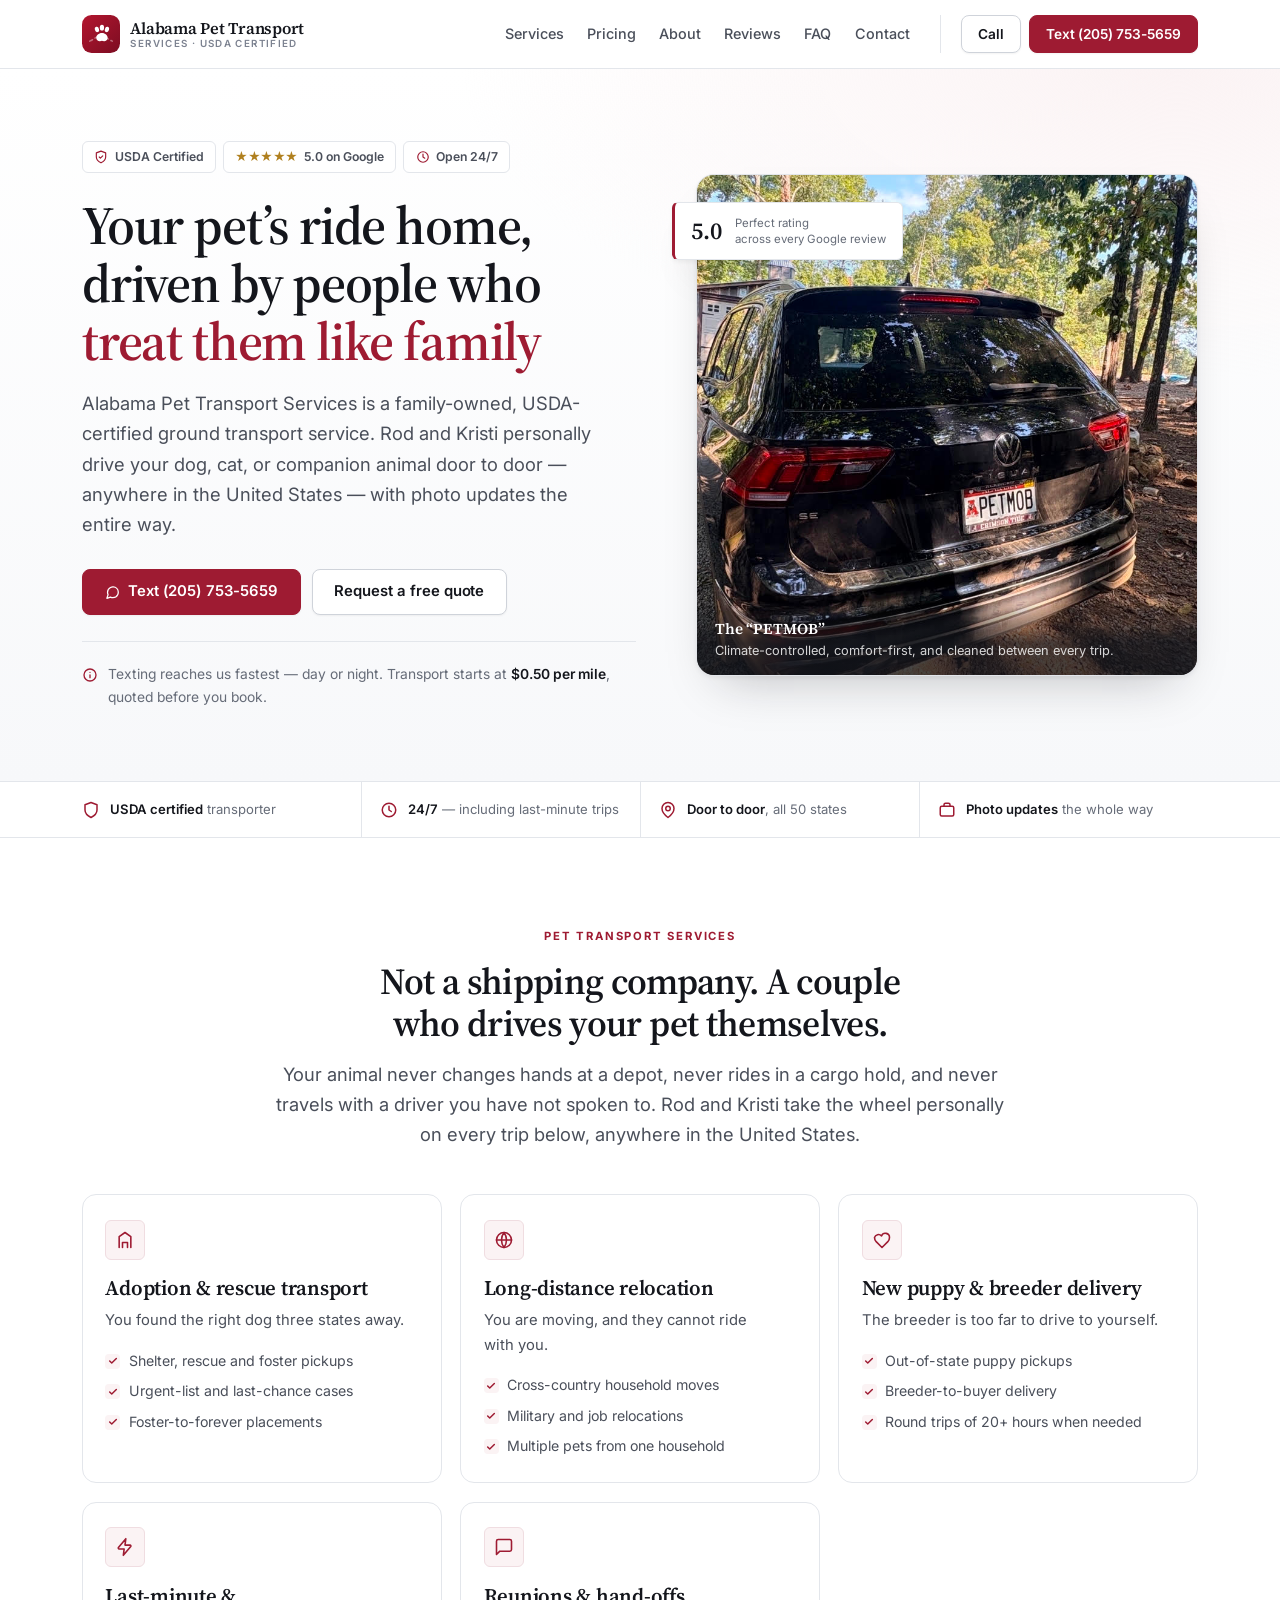
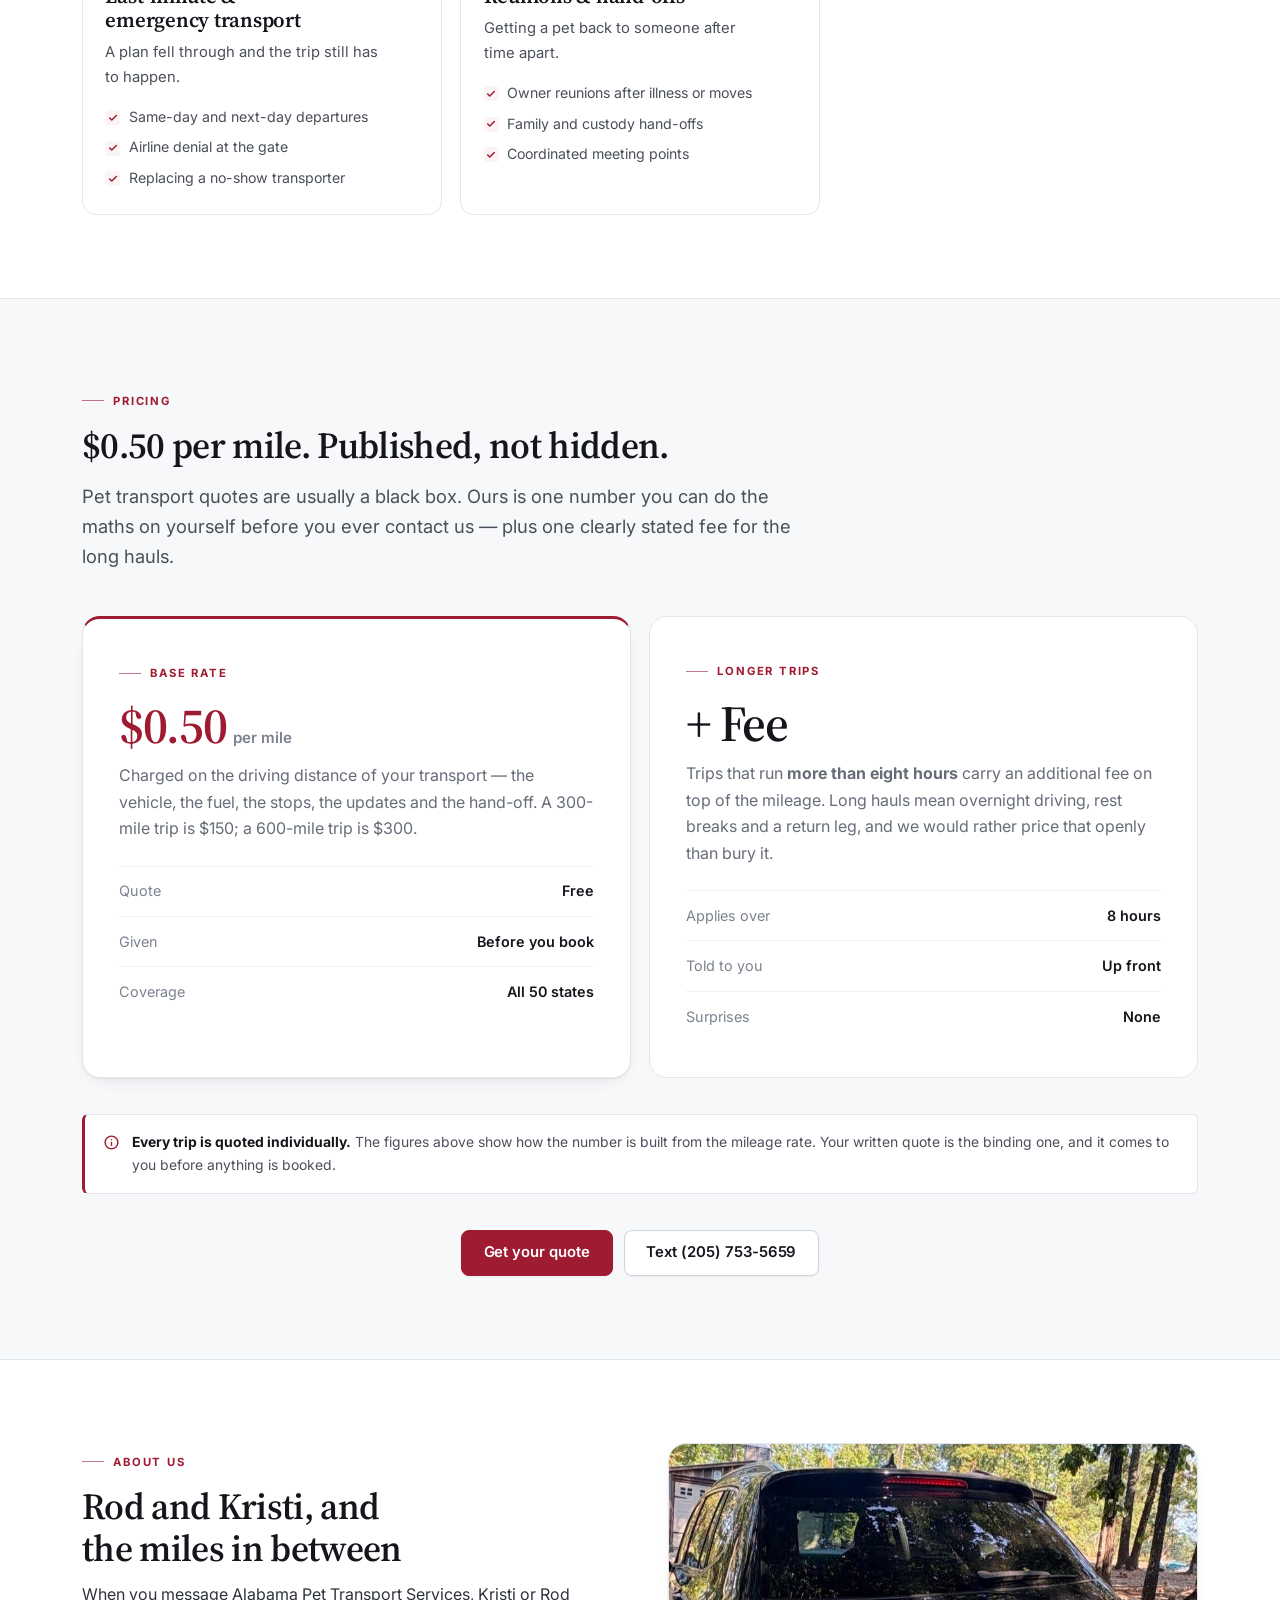
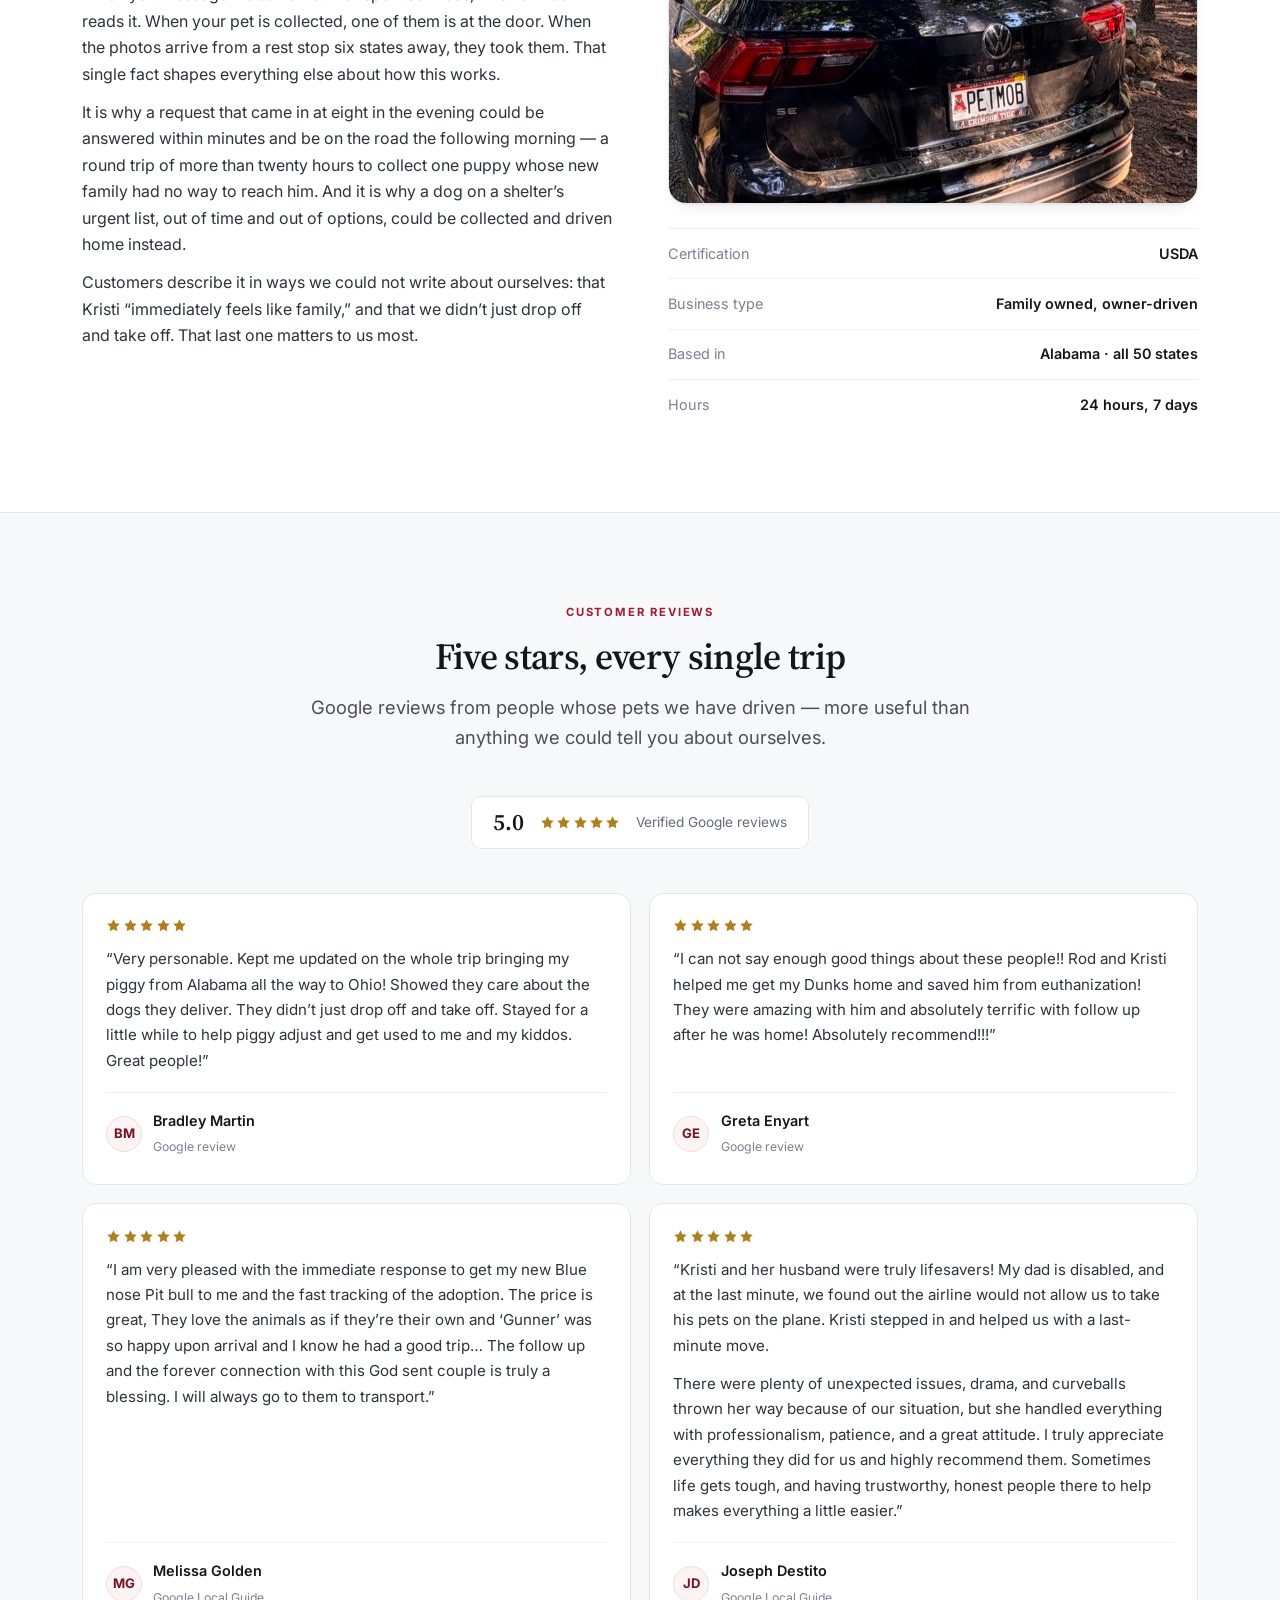
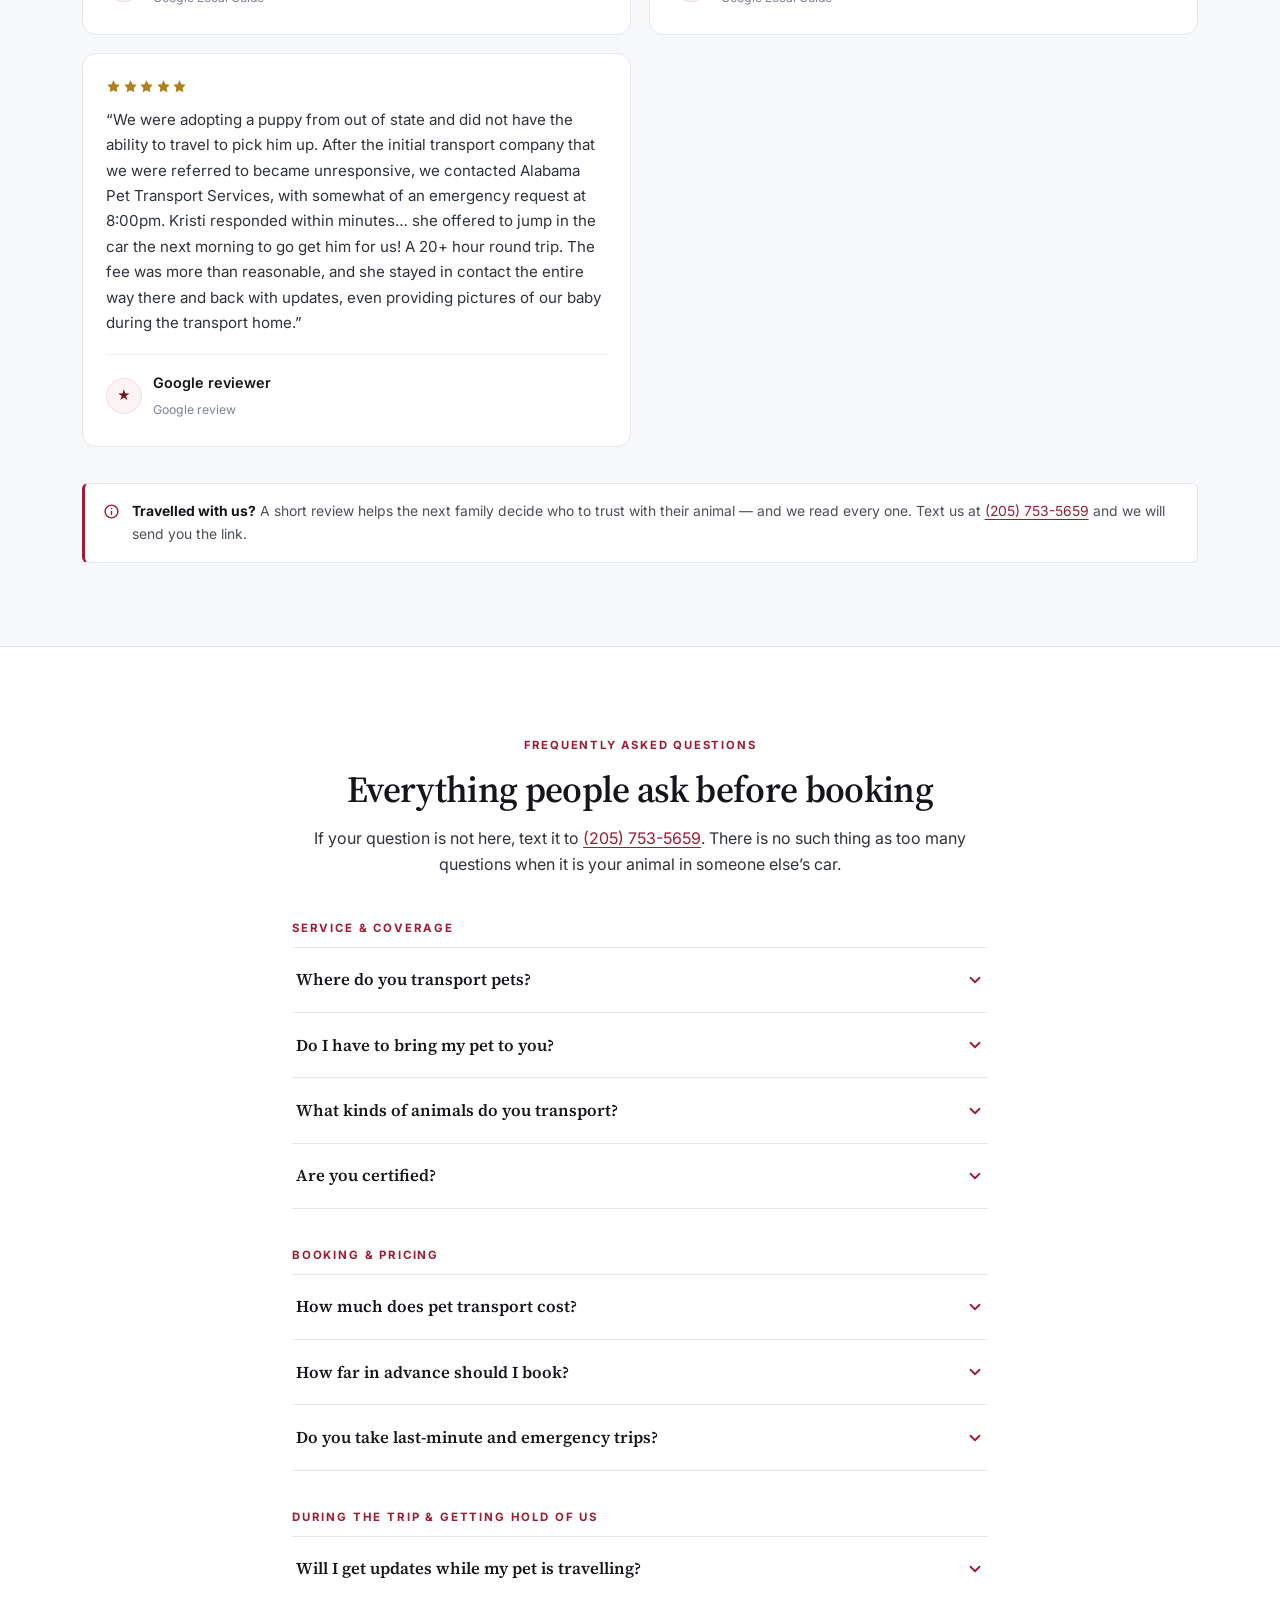
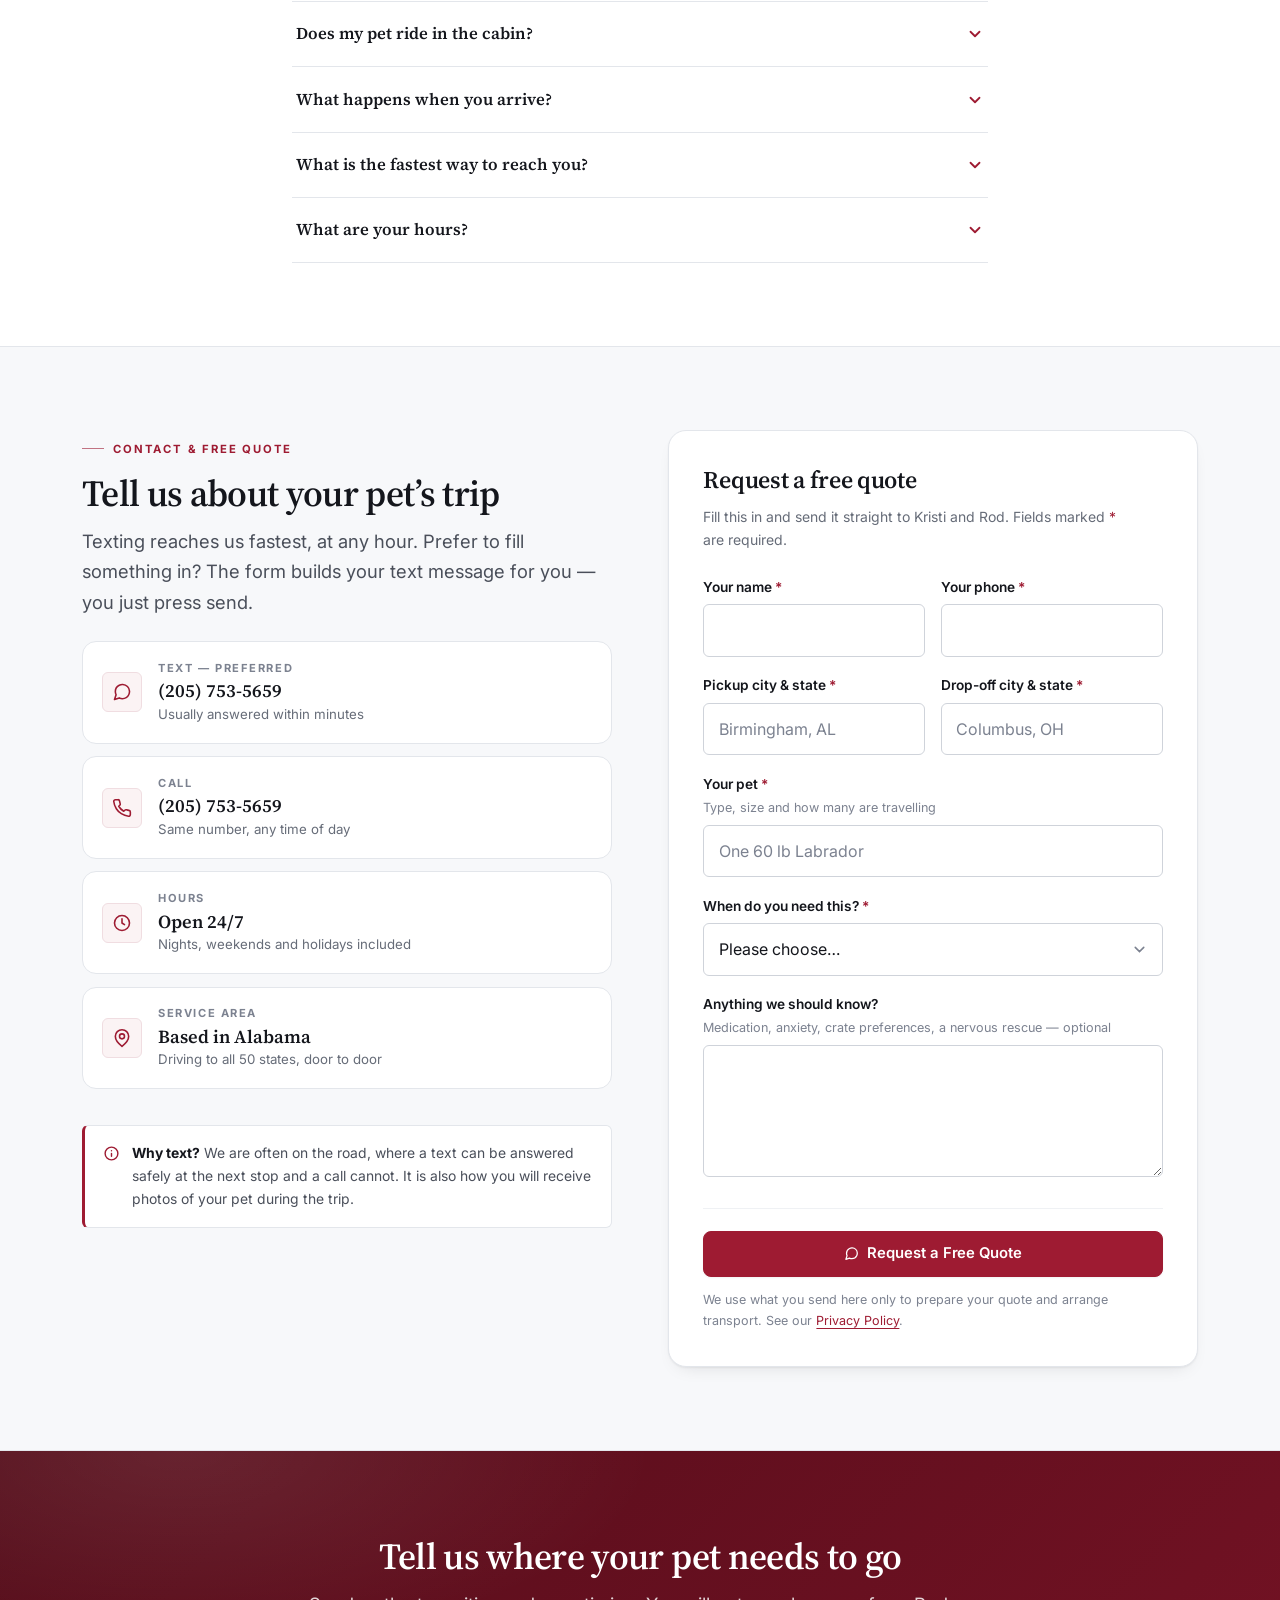
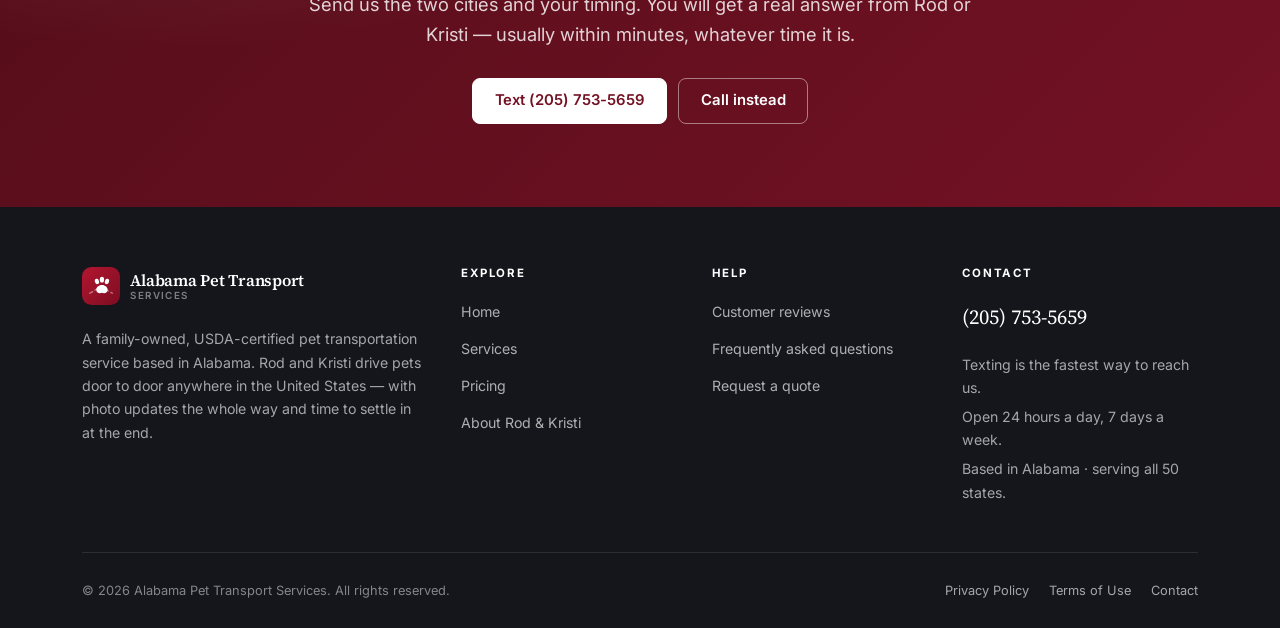
<file: index.html>
<!doctype html>
<html lang="en">
<head>
<meta charset="utf-8">
<meta name="viewport" content="width=device-width, initial-scale=1">
<title>Alabama Pet Transport Services | USDA-Certified, Nationwide</title>
<meta name="description" content="USDA-certified, family-owned pet transport from Alabama to all 50 states. Door-to-door with photo updates the whole way. $0.50/mile. Text (205) 753-5659, 24/7.">
<link rel="canonical" href="https://alabamapettransport.com/">
<meta name="theme-color" content="#9E1B32">
<meta name="robots" content="index, follow, max-image-preview:large, max-snippet:-1">

<meta property="og:type" content="website">
<meta property="og:site_name" content="Alabama Pet Transport Services">
<meta property="og:title" content="Alabama Pet Transport Services — Door-to-Door Pet Transport">
<meta property="og:description" content="USDA-certified, family-owned pet transport from Alabama to all 50 states. Door-to-door with photo updates the whole way. $0.50/mile. Text (205) 753-5659, 24/7.">
<meta property="og:url" content="https://alabamapettransport.com/">
<meta property="og:image" content="https://alabamapettransport.com/assets/img/og-image.jpg">
<meta property="og:image:width" content="1200">
<meta property="og:image:height" content="630">
<meta property="og:image:alt" content="The Alabama Pet Transport Services vehicle, a black SUV with the PETMOB Alabama license plate.">
<meta property="og:locale" content="en_US">
<meta name="twitter:card" content="summary_large_image">
<meta name="twitter:title" content="Alabama Pet Transport Services — Door-to-Door Pet Transport">
<meta name="twitter:description" content="USDA-certified, family-owned pet transport from Alabama to all 50 states. Door-to-door with photo updates the whole way. $0.50/mile. Text (205) 753-5659, 24/7.">
<meta name="twitter:image" content="https://alabamapettransport.com/assets/img/og-image.jpg">

<link rel="icon" href="assets/img/favicon.svg" type="image/svg+xml">
<link rel="apple-touch-icon" href="assets/img/favicon.svg">
<link rel="manifest" href="site.webmanifest">

<link rel="preconnect" href="https://fonts.googleapis.com">
<link rel="preconnect" href="https://fonts.gstatic.com" crossorigin>
<link rel="preload" as="style" href="https://fonts.googleapis.com/css2?family=Inter:wght@400;500;600;700&family=Source+Serif+4:opsz,wght@8..60,400;8..60,600&display=swap">
<link rel="stylesheet" href="https://fonts.googleapis.com/css2?family=Inter:wght@400;500;600;700&family=Source+Serif+4:opsz,wght@8..60,400;8..60,600&display=swap" media="print" onload="this.media='all'">
<noscript><link rel="stylesheet" href="https://fonts.googleapis.com/css2?family=Inter:wght@400;500;600;700&family=Source+Serif+4:opsz,wght@8..60,400;8..60,600&display=swap"></noscript>
<link rel="stylesheet" href="assets/css/styles.css">

<script type="application/ld+json">
{
  "@context": "https://schema.org",
  "@type": "LocalBusiness",
  "@id": "https://alabamapettransport.com/#business",
  "name": "Alabama Pet Transport Services",
  "url": "https://alabamapettransport.com/",
  "image": "https://alabamapettransport.com/assets/img/og-image.jpg",
  "logo": "https://alabamapettransport.com/assets/img/logo.svg",
  "description": "Alabama Pet Transport Services is a USDA-certified, family-owned pet transportation company based in Alabama, providing door-to-door ground pet transport across the United States, 24 hours a day, 7 days a week.",
  "telephone": "+1-205-753-5659",
  "priceRange": "From $0.50 per mile",
  "address": {
    "@type": "PostalAddress",
    "addressRegion": "AL",
    "addressCountry": "US"
  },
  "areaServed": {
    "@type": "Country",
    "name": "United States"
  },
  "openingHoursSpecification": [{
    "@type": "OpeningHoursSpecification",
    "dayOfWeek": ["Monday","Tuesday","Wednesday","Thursday","Friday","Saturday","Sunday"],
    "opens": "00:00",
    "closes": "23:59"
  }],
  "contactPoint": [{
    "@type": "ContactPoint",
    "telephone": "+1-205-753-5659",
    "contactType": "customer service",
    "areaServed": "US",
    "availableLanguage": "English"
  }]
}
</script>
<script type="application/ld+json">
{
  "@context": "https://schema.org",
  "@type": "WebSite",
  "name": "Alabama Pet Transport Services",
  "url": "https://alabamapettransport.com/",
  "publisher": { "@id": "https://alabamapettransport.com/#business" },
  "inLanguage": "en-US"
}
</script>
<script type="application/ld+json">
{
  "@context": "https://schema.org",
  "@type": "LocalBusiness",
  "@id": "https://alabamapettransport.com/#business",
  "name": "Alabama Pet Transport Services",
  "aggregateRating": {
    "@type": "AggregateRating",
    "ratingValue": "5",
    "bestRating": "5",
    "worstRating": "1",
    "reviewCount": "5"
  },
  "review": [
    {
      "@type": "Review",
      "author": { "@type": "Person", "name": "Bradley Martin" },
      "reviewRating": { "@type": "Rating", "ratingValue": "5", "bestRating": "5" },
      "reviewBody": "Very personable. Kept me updated on the whole trip bringing my piggy from Alabama all the way to Ohio! Showed they care about the dogs they deliver. They didn't just drop off and take off. Stayed for a little while to help piggy adjust and get used to me and my kiddos. Great people!"
    },
    {
      "@type": "Review",
      "author": { "@type": "Person", "name": "Greta Enyart" },
      "reviewRating": { "@type": "Rating", "ratingValue": "5", "bestRating": "5" },
      "reviewBody": "I can not say enough good things about these people!! Rod and Kristi helped me get my Dunks home and saved him from euthanization! They were amazing with him and absolutely terrific with follow up after he was home! Absolutely recommend!!!"
    },
    {
      "@type": "Review",
      "author": { "@type": "Person", "name": "Melissa Golden" },
      "reviewRating": { "@type": "Rating", "ratingValue": "5", "bestRating": "5" },
      "reviewBody": "I am very pleased with the immediate response to get my new Blue nose Pit bull to me and the fast tracking of the adoption. The price is great, They love the animals as if they're their own and Gunner was so happy upon arrival and I know he had a good trip. The follow up and the forever connection with this God sent couple is truly a blessing."
    },
    {
      "@type": "Review",
      "author": { "@type": "Person", "name": "Joseph Destito" },
      "reviewRating": { "@type": "Rating", "ratingValue": "5", "bestRating": "5" },
      "reviewBody": "Kristi and her husband were truly lifesavers! My dad is disabled, and at the last minute, we found out the airline would not allow us to take his pets on the plane. Kristi stepped in and helped us with a last-minute move. She handled everything with professionalism, patience, and a great attitude."
    },
    {
      "@type": "Review",
      "author": { "@type": "Person", "name": "Google reviewer" },
      "reviewRating": { "@type": "Rating", "ratingValue": "5", "bestRating": "5" },
      "reviewBody": "I would highly recommend Alabama Pet Transport Services for any of your pet transportation needs! We were adopting a puppy from out of state and did not have the ability to travel to pick him up. Kristi responded within minutes and offered to jump in the car the next morning to go get him for us. A 20+ hour round trip. She stayed in contact the entire way there and back with updates, even providing pictures of our baby during the transport home."
    }
  ]
}
</script>
<script type="application/ld+json">
{
  "@context": "https://schema.org",
  "@type": "Service",
  "serviceType": "Pet transportation",
  "name": "Ground pet transport",
  "provider": { "@id": "https://alabamapettransport.com/#business" },
  "areaServed": { "@type": "Country", "name": "United States" },
  "availableChannel": {
    "@type": "ServiceChannel",
    "servicePhone": { "@type": "ContactPoint", "telephone": "+1-205-753-5659" },
    "serviceUrl": "https://alabamapettransport.com/#contact"
  },
  "offers": {
    "@type": "Offer",
    "priceCurrency": "USD",
    "price": "0.50",
    "description": "Ground pet transport charged at $0.50 per mile, plus an additional fee for trips longer than eight hours.",
    "availability": "https://schema.org/InStock"
  },
  "hasOfferCatalog": {
    "@type": "OfferCatalog",
    "name": "Pet transport services",
    "itemListElement": [
      { "@type": "Offer", "itemOffered": { "@type": "Service", "name": "Adoption and rescue pet transport" } },
      { "@type": "Offer", "itemOffered": { "@type": "Service", "name": "Long-distance pet relocation" } },
      { "@type": "Offer", "itemOffered": { "@type": "Service", "name": "New puppy and breeder delivery" } },
      { "@type": "Offer", "itemOffered": { "@type": "Service", "name": "Last-minute and emergency pet transport" } },
      { "@type": "Offer", "itemOffered": { "@type": "Service", "name": "Pet reunions and hand-offs" } }
    ]
  }
}
</script>
<script type="application/ld+json">
{
  "@context": "https://schema.org",
  "@type": "FAQPage",
  "mainEntity": [
    {
      "@type": "Question",
      "name": "Where do you transport pets?",
      "acceptedAnswer": { "@type": "Answer", "text": "Anywhere in the United States. We are based in Alabama and drive to all 50 states. There is no mileage radius — if the pickup and drop-off can be reached by road, we can quote the trip." }
    },
    {
      "@type": "Question",
      "name": "Do I have to bring my pet to you?",
      "acceptedAnswer": { "@type": "Answer", "text": "No. We are a mobile service and we travel to you. Pickup and delivery both happen at the address you give us, so there is no depot, terminal or meeting facility to drive to." }
    },
    {
      "@type": "Question",
      "name": "What kinds of animals do you transport?",
      "acceptedAnswer": { "@type": "Answer", "text": "Dogs and cats make up most of our trips. If you have a different companion animal, text us the details and we will tell you honestly whether we can carry them safely." }
    },
    {
      "@type": "Question",
      "name": "Are you certified?",
      "acceptedAnswer": { "@type": "Answer", "text": "Yes. Alabama Pet Transport Services holds USDA certification for the transport of animals. It is worth asking any pet transporter this question before you book with them." }
    },
    {
      "@type": "Question",
      "name": "How much does pet transport cost?",
      "acceptedAnswer": { "@type": "Answer", "text": "Transport is charged at $0.50 per mile. Longer trips that run more than eight hours carry an additional fee on top of the mileage, which we state clearly when we quote you. There is nothing else added afterwards." }
    },
    {
      "@type": "Question",
      "name": "How far in advance should I book?",
      "acceptedAnswer": { "@type": "Answer", "text": "As early as you can, so we can hold the dates — but short notice is genuinely fine, and same-day and next-day departures happen regularly. If your situation is urgent, say so in the first line and we will tell you straight away whether we can do it." }
    },
    {
      "@type": "Question",
      "name": "Do you take last-minute and emergency trips?",
      "acceptedAnswer": { "@type": "Answer", "text": "Yes, and they are a large part of what we do. That is the reason the phone stays on overnight and at weekends — the trips that cannot wait are usually the ones that matter most." }
    },
    {
      "@type": "Question",
      "name": "Will I get updates while my pet is travelling?",
      "acceptedAnswer": { "@type": "Answer", "text": "Yes. We stay in contact for the whole drive and send photos along the way, in both directions on a round trip. Owners consistently tell us this is the part that made the difference." }
    },
    {
      "@type": "Question",
      "name": "Does my pet ride in the cabin?",
      "acceptedAnswer": { "@type": "Answer", "text": "Your pet travels with us in a climate-controlled vehicle — never in a cargo hold and never handed between drivers. The same two people are with them from pickup to delivery." }
    },
    {
      "@type": "Question",
      "name": "What happens when you arrive?",
      "acceptedAnswer": { "@type": "Answer", "text": "We deliver to the door and then stay a while. Animals need a few minutes to work out where they are and who these new people are, and we would rather be part of that than drive away the moment the leash changes hands. We also follow up afterwards to see how they are settling." }
    },
    {
      "@type": "Question",
      "name": "What is the fastest way to reach you?",
      "acceptedAnswer": { "@type": "Answer", "text": "Text (205) 753-5659. We prefer texts and answer them quickly — often within minutes. You are welcome to call, but a text will usually get you an answer sooner." }
    },
    {
      "@type": "Question",
      "name": "What are your hours?",
      "acceptedAnswer": { "@type": "Answer", "text": "24 hours a day, 7 days a week. Nights, weekends and holidays included." }
    }
  ]
}
</script>
</head>
<body>
<a class="skip-link" href="#main">Skip to main content</a>

<header class="site-header">
  <div class="shell header-inner">
    <a class="brand" href="#top">
      <img src="assets/img/logo.svg" width="40" height="40" alt="Alabama Pet Transport Services logo">
      <span class="brand-text">
        <span class="brand-name">Alabama Pet Transport</span>
        <span class="brand-sub">Services &middot; USDA Certified</span>
      </span>
    </a>

    <button class="nav-toggle" type="button" id="nav-toggle" aria-expanded="false"
            aria-controls="site-nav" aria-label="Open menu">
      <span aria-hidden="true"></span>
    </button>

    <nav class="site-nav" id="site-nav" aria-label="Main">
      <ul>
        <li><a href="#services">Services</a></li>
        <li><a href="#pricing">Pricing</a></li>
        <li><a href="#about">About</a></li>
        <li><a href="#reviews">Reviews</a></li>
        <li><a href="#faq">FAQ</a></li>
        <li><a href="#contact">Contact</a></li>
      </ul>
      <div class="nav-cta">
        <a class="btn btn--ghost btn--sm" href="tel:+12057535659">Call</a>
        <a class="btn btn--primary btn--sm" href="sms:+12057535659">Text (205) 753-5659</a>
      </div>
    </nav>
  </div>
</header>

<main id="main">

<section class="hero" id="top">
  <div class="shell hero-inner">
    <div class="hero-copy">
      <div class="hero-badges">
        <span class="pill"><svg viewBox="0 0 24 24" fill="none" stroke="currentColor" stroke-width="2" stroke-linecap="round" stroke-linejoin="round" aria-hidden="true"><path d="M12 22s8-4 8-10V5l-8-3-8 3v7c0 6 8 10 8 10z"/><path d="m9 12 2 2 4-4"/></svg>USDA Certified</span>
        <span class="pill"><span class="pill--stars" aria-hidden="true">&#9733;&#9733;&#9733;&#9733;&#9733;</span> 5.0 on Google</span>
        <span class="pill"><svg viewBox="0 0 24 24" fill="none" stroke="currentColor" stroke-width="2" stroke-linecap="round" stroke-linejoin="round" aria-hidden="true"><circle cx="12" cy="12" r="9"/><path d="M12 7v5l3 2"/></svg>Open 24/7</span>
      </div>

      <h1>Your pet&rsquo;s ride home, driven by people who <em>treat them like family</em></h1>

      <p class="lede">
        Alabama Pet Transport Services is a family-owned, USDA-certified ground transport
        service. Rod and Kristi personally drive your dog, cat, or companion animal door to
        door &mdash; anywhere in the United States &mdash; with photo updates the entire way.
      </p>

      <div class="btn-row">
        <a class="btn btn--primary" href="sms:+12057535659">
          <svg viewBox="0 0 24 24" fill="none" stroke="currentColor" stroke-width="2" stroke-linecap="round" stroke-linejoin="round" aria-hidden="true"><path d="M21 11.5a8.38 8.38 0 0 1-.9 3.8 8.5 8.5 0 0 1-7.6 4.7 8.38 8.38 0 0 1-3.8-.9L3 21l1.9-5.7a8.38 8.38 0 0 1-.9-3.8 8.5 8.5 0 0 1 4.7-7.6 8.38 8.38 0 0 1 3.8-.9h.5a8.48 8.48 0 0 1 8 8v.5z"/></svg>
          Text (205) 753-5659
        </a>
        <a class="btn btn--ghost" href="#contact">Request a free quote</a>
      </div>

      <p class="hero-note">
        <svg viewBox="0 0 24 24" fill="none" stroke="currentColor" stroke-width="2" stroke-linecap="round" stroke-linejoin="round" aria-hidden="true"><circle cx="12" cy="12" r="9"/><path d="M12 16v-4M12 8h.01"/></svg>
        <span>Texting reaches us fastest &mdash; day or night. Transport starts at <strong>$0.50 per mile</strong>, quoted before you book.</span>
      </p>
    </div>

    <div class="hero-media">
      <figure>
        <img src="assets/img/petmob-suv.jpg"
             srcset="assets/img/petmob-suv-480.jpg 480w, assets/img/petmob-suv.jpg 825w"
             sizes="(min-width: 940px) 46vw, 92vw"
             width="825" height="1077" fetchpriority="high" decoding="async"
             alt="The Alabama Pet Transport Services vehicle: a black SUV with an Alabama PETMOB license plate, parked outside on a wooded gravel drive.">
        <figcaption>
          <strong>The &ldquo;PETMOB&rdquo;</strong>
          Climate-controlled, comfort-first, and cleaned between every trip.
        </figcaption>
      </figure>
      <div class="float-card">
        <span class="num">5.0</span>
        <span class="lbl">Perfect rating<br>across every Google review</span>
      </div>
    </div>
  </div>
</section>

<section class="trustbar">
  <div class="shell">
    <ul>
      <li><svg viewBox="0 0 24 24" fill="none" stroke="currentColor" stroke-width="2" stroke-linecap="round" stroke-linejoin="round" aria-hidden="true"><path d="M12 22s8-4 8-10V5l-8-3-8 3v7c0 6 8 10 8 10z"/></svg><span><strong>USDA certified</strong> transporter</span></li>
      <li><svg viewBox="0 0 24 24" fill="none" stroke="currentColor" stroke-width="2" stroke-linecap="round" stroke-linejoin="round" aria-hidden="true"><circle cx="12" cy="12" r="9"/><path d="M12 7v5l3 2"/></svg><span><strong>24/7</strong> &mdash; including last-minute trips</span></li>
      <li><svg viewBox="0 0 24 24" fill="none" stroke="currentColor" stroke-width="2" stroke-linecap="round" stroke-linejoin="round" aria-hidden="true"><path d="M20 10c0 6-8 12-8 12s-8-6-8-12a8 8 0 0 1 16 0z"/><circle cx="12" cy="10" r="3"/></svg><span><strong>Door to door</strong>, all 50 states</span></li>
      <li><svg viewBox="0 0 24 24" fill="none" stroke="currentColor" stroke-width="2" stroke-linecap="round" stroke-linejoin="round" aria-hidden="true"><rect x="3" y="7" width="18" height="13" rx="2"/><path d="M8 7V5a2 2 0 0 1 2-2h4a2 2 0 0 1 2 2v2"/></svg><span><strong>Photo updates</strong> the whole way</span></li>
    </ul>
  </div>
</section>

<section class="section" id="services" aria-labelledby="services-h">
  <div class="shell">
    <div class="section-head section-head--center">
      <span class="eyebrow eyebrow--center">Pet transport services</span>
      <h2 id="services-h">Not a shipping company. A couple who drives your pet themselves.</h2>
      <p class="lede">
        Your animal never changes hands at a depot, never rides in a cargo hold, and never
        travels with a driver you have not spoken to. Rod and Kristi take the wheel personally
        on every trip below, anywhere in the United States.
      </p>
    </div>

    <div class="grid g-sm-2 g-md-3">
      <article class="card card--lift reveal">
        <span class="card-icon"><svg viewBox="0 0 24 24" fill="none" stroke="currentColor" stroke-width="1.9" stroke-linecap="round" stroke-linejoin="round" aria-hidden="true"><path d="M5 21V8l7-5 7 5v13"/><path d="M9 21v-6h6v6"/></svg></span>
        <h3>Adoption &amp; rescue transport</h3>
        <p>You found the right dog three states away.</p>
        <ul class="card-list">
          <li>Shelter, rescue and foster pickups</li>
          <li>Urgent-list and last-chance cases</li>
          <li>Foster-to-forever placements</li>
        </ul>
      </article>

      <article class="card card--lift reveal">
        <span class="card-icon"><svg viewBox="0 0 24 24" fill="none" stroke="currentColor" stroke-width="1.9" stroke-linecap="round" stroke-linejoin="round" aria-hidden="true"><circle cx="12" cy="12" r="9"/><path d="M3 12h18M12 3a15 15 0 0 1 0 18 15 15 0 0 1 0-18z"/></svg></span>
        <h3>Long-distance relocation</h3>
        <p>You are moving, and they cannot ride with you.</p>
        <ul class="card-list">
          <li>Cross-country household moves</li>
          <li>Military and job relocations</li>
          <li>Multiple pets from one household</li>
        </ul>
      </article>

      <article class="card card--lift reveal">
        <span class="card-icon"><svg viewBox="0 0 24 24" fill="none" stroke="currentColor" stroke-width="1.9" stroke-linecap="round" stroke-linejoin="round" aria-hidden="true"><path d="M19 14c1.5-1.6 2-3.3 2-5a5 5 0 0 0-9.6-2A5 5 0 0 0 3 9c0 1.7.5 3.4 2 5l7 7z"/></svg></span>
        <h3>New puppy &amp; breeder delivery</h3>
        <p>The breeder is too far to drive to yourself.</p>
        <ul class="card-list">
          <li>Out-of-state puppy pickups</li>
          <li>Breeder-to-buyer delivery</li>
          <li>Round trips of 20+ hours when needed</li>
        </ul>
      </article>

      <article class="card card--lift reveal">
        <span class="card-icon"><svg viewBox="0 0 24 24" fill="none" stroke="currentColor" stroke-width="1.9" stroke-linecap="round" stroke-linejoin="round" aria-hidden="true"><path d="M13 2 4.1 12.7a1 1 0 0 0 .8 1.6H11l-1 7.7 8.9-10.7a1 1 0 0 0-.8-1.6H12z"/></svg></span>
        <h3>Last-minute &amp; emergency transport</h3>
        <p>A plan fell through and the trip still has to happen.</p>
        <ul class="card-list">
          <li>Same-day and next-day departures</li>
          <li>Airline denial at the gate</li>
          <li>Replacing a no-show transporter</li>
        </ul>
      </article>

      <article class="card card--lift reveal">
        <span class="card-icon"><svg viewBox="0 0 24 24" fill="none" stroke="currentColor" stroke-width="1.9" stroke-linecap="round" stroke-linejoin="round" aria-hidden="true"><path d="M21 15a2 2 0 0 1-2 2H7l-4 4V5a2 2 0 0 1 2-2h14a2 2 0 0 1 2 2z"/></svg></span>
        <h3>Reunions &amp; hand-offs</h3>
        <p>Getting a pet back to someone after time apart.</p>
        <ul class="card-list">
          <li>Owner reunions after illness or moves</li>
          <li>Family and custody hand-offs</li>
          <li>Coordinated meeting points</li>
        </ul>
      </article>
    </div>
  </div>
</section>

<section class="section section--sand" id="pricing" aria-labelledby="rate-h">
  <div class="shell">

    <div class="section-head">
      <span class="eyebrow">Pricing</span>
      <h2 id="rate-h">$0.50 per mile. Published, not hidden.</h2>
      <p class="lede">
        Pet transport quotes are usually a black box. Ours is one number you can do the
        maths on yourself before you ever contact us &mdash; plus one clearly stated fee
        for the long hauls.
      </p>
    </div>
    <div class="grid g-md-2">
      <div class="price-card price-card--accent reveal">
        <span class="eyebrow">Base rate</span>
        <div class="price-figure">
          <span class="amount">$0.50</span>
          <span class="unit">per mile</span>
        </div>
        <p class="muted">
          Charged on the driving distance of your transport &mdash; the vehicle, the fuel, the
          stops, the updates and the hand-off. A 300-mile trip is $150; a 600-mile trip is $300.
        </p>
        <ul class="fact-list mt-2">
          <li><span class="k">Quote</span><span class="v">Free</span></li>
          <li><span class="k">Given</span><span class="v">Before you book</span></li>
          <li><span class="k">Coverage</span><span class="v">All 50 states</span></li>
        </ul>
      </div>

      <div class="price-card reveal">
        <span class="eyebrow">Longer trips</span>
        <div class="price-figure">
          <span class="amount">+ Fee</span>
        </div>
        <p class="muted">
          Trips that run <strong>more than eight hours</strong> carry an additional fee on top
          of the mileage. Long hauls mean overnight driving, rest breaks and a return leg, and
          we would rather price that openly than bury it.
        </p>
        <ul class="fact-list mt-2">
          <li><span class="k">Applies over</span><span class="v">8 hours</span></li>
          <li><span class="k">Told to you</span><span class="v">Up front</span></li>
          <li><span class="k">Surprises</span><span class="v">None</span></li>
        </ul>
      </div>
    </div>

    <div class="note mt-3">
      <svg viewBox="0 0 24 24" fill="none" stroke="currentColor" stroke-width="2" stroke-linecap="round" stroke-linejoin="round" aria-hidden="true"><circle cx="12" cy="12" r="9"/><path d="M12 16v-4M12 8h.01"/></svg>
      <p>
        <strong>Every trip is quoted individually.</strong> The figures above show how the
        number is built from the mileage rate. Your written quote is the binding one, and it
        comes to you before anything is booked.
      </p>
    </div>

    <div class="btn-row btn-row--center mt-3">
      <a class="btn btn--primary" href="#contact">Get your quote</a>
      <a class="btn btn--ghost" href="sms:+12057535659">Text (205) 753-5659</a>
    </div>
  </div>
</section>

<section class="section" id="about" aria-labelledby="story-h">
  <div class="shell">

    <div class="split split--top">
      <div>
        <span class="eyebrow">About us</span>
        <h2 id="story-h">Rod and Kristi, and the miles in between</h2>
        <p class="mt-1">
          When you message Alabama Pet Transport Services, Kristi or Rod reads it. When your
          pet is collected, one of them is at the door. When the photos arrive from a rest stop
          six states away, they took them. That single fact shapes everything else about how
          this works.
        </p>
        <p class="mt-1">
          It is why a request that came in at eight in the evening could be answered within
          minutes and be on the road the following morning &mdash; a round trip of more than
          twenty hours to collect one puppy whose new family had no way to reach him. And it is
          why a dog on a shelter&rsquo;s urgent list, out of time and out of options, could be
          collected and driven home instead.
        </p>
        <p class="mt-1">
          Customers describe it in ways we could not write about ourselves: that Kristi
          &ldquo;immediately feels like family,&rdquo; and that we didn&rsquo;t just drop off
          and take off. That last one matters to us most.
        </p>
      </div>

      <div class="split-media reveal">
        <img src="assets/img/petmob-suv-wide.jpg"
             srcset="assets/img/petmob-suv-wide-480.jpg 480w, assets/img/petmob-suv-wide.jpg 825w"
             sizes="(min-width: 900px) 46vw, 92vw"
             width="825" height="560" loading="lazy" decoding="async"
             alt="The PETMOB: a black Volkswagen Tiguan SUV with an Alabama Crimson Tide licence plate reading PETMOB.">
        <ul class="fact-list mt-2">
          <li><span class="k">Certification</span><span class="v">USDA</span></li>
          <li><span class="k">Business type</span><span class="v">Family owned, owner-driven</span></li>
          <li><span class="k">Based in</span><span class="v">Alabama &middot; all 50 states</span></li>
          <li><span class="k">Hours</span><span class="v">24 hours, 7 days</span></li>
        </ul>
      </div>
    </div>

  </div>
</section>

<section class="section section--sand" id="reviews" aria-labelledby="all-h">
  <div class="shell">

    <div class="section-head section-head--center">
      <span class="eyebrow eyebrow--center">Customer reviews</span>
      <h2 id="all-h">Five stars, every single trip</h2>
      <p class="lede">
        Google reviews from people whose pets we have driven &mdash; more useful than
        anything we could tell you about ourselves.
      </p>
    </div>

    <div class="rating-summary">
      <span class="score">5.0</span>
      <span class="stars" aria-hidden="true">
        <svg viewBox="0 0 24 24" fill="currentColor" aria-hidden="true"><path d="m12 2 3.1 6.3 6.9 1-5 4.9 1.2 6.8L12 17.8 5.8 21l1.2-6.8-5-4.9 6.9-1z"/></svg>
        <svg viewBox="0 0 24 24" fill="currentColor" aria-hidden="true"><path d="m12 2 3.1 6.3 6.9 1-5 4.9 1.2 6.8L12 17.8 5.8 21l1.2-6.8-5-4.9 6.9-1z"/></svg>
        <svg viewBox="0 0 24 24" fill="currentColor" aria-hidden="true"><path d="m12 2 3.1 6.3 6.9 1-5 4.9 1.2 6.8L12 17.8 5.8 21l1.2-6.8-5-4.9 6.9-1z"/></svg>
        <svg viewBox="0 0 24 24" fill="currentColor" aria-hidden="true"><path d="m12 2 3.1 6.3 6.9 1-5 4.9 1.2 6.8L12 17.8 5.8 21l1.2-6.8-5-4.9 6.9-1z"/></svg>
        <svg viewBox="0 0 24 24" fill="currentColor" aria-hidden="true"><path d="m12 2 3.1 6.3 6.9 1-5 4.9 1.2 6.8L12 17.8 5.8 21l1.2-6.8-5-4.9 6.9-1z"/></svg>
      </span>
      <span class="muted">Verified Google reviews</span>
    </div>

    <div class="grid g-md-2">
      <article class="review reveal">
      <span class="stars" role="img" aria-label="Rated 5 out of 5">
        <svg viewBox="0 0 24 24" fill="currentColor" aria-hidden="true"><path d="m12 2 3.1 6.3 6.9 1-5 4.9 1.2 6.8L12 17.8 5.8 21l1.2-6.8-5-4.9 6.9-1z"/></svg>
        <svg viewBox="0 0 24 24" fill="currentColor" aria-hidden="true"><path d="m12 2 3.1 6.3 6.9 1-5 4.9 1.2 6.8L12 17.8 5.8 21l1.2-6.8-5-4.9 6.9-1z"/></svg>
        <svg viewBox="0 0 24 24" fill="currentColor" aria-hidden="true"><path d="m12 2 3.1 6.3 6.9 1-5 4.9 1.2 6.8L12 17.8 5.8 21l1.2-6.8-5-4.9 6.9-1z"/></svg>
        <svg viewBox="0 0 24 24" fill="currentColor" aria-hidden="true"><path d="m12 2 3.1 6.3 6.9 1-5 4.9 1.2 6.8L12 17.8 5.8 21l1.2-6.8-5-4.9 6.9-1z"/></svg>
        <svg viewBox="0 0 24 24" fill="currentColor" aria-hidden="true"><path d="m12 2 3.1 6.3 6.9 1-5 4.9 1.2 6.8L12 17.8 5.8 21l1.2-6.8-5-4.9 6.9-1z"/></svg>
      </span>
        <blockquote>
          <p>&ldquo;Very personable. Kept me updated on the whole trip bringing my piggy from Alabama all the way to Ohio! Showed they care about the dogs they deliver. They didn&rsquo;t just drop off and take off. Stayed for a little while to help piggy adjust and get used to me and my kiddos. Great people!&rdquo;</p>
        </blockquote>
        <div class="review-by">
          <span class="avatar" aria-hidden="true">BM</span>
          <span><cite>Bradley Martin</cite><span>Google review</span></span>
        </div>
      </article>

      <article class="review reveal">
      <span class="stars" role="img" aria-label="Rated 5 out of 5">
        <svg viewBox="0 0 24 24" fill="currentColor" aria-hidden="true"><path d="m12 2 3.1 6.3 6.9 1-5 4.9 1.2 6.8L12 17.8 5.8 21l1.2-6.8-5-4.9 6.9-1z"/></svg>
        <svg viewBox="0 0 24 24" fill="currentColor" aria-hidden="true"><path d="m12 2 3.1 6.3 6.9 1-5 4.9 1.2 6.8L12 17.8 5.8 21l1.2-6.8-5-4.9 6.9-1z"/></svg>
        <svg viewBox="0 0 24 24" fill="currentColor" aria-hidden="true"><path d="m12 2 3.1 6.3 6.9 1-5 4.9 1.2 6.8L12 17.8 5.8 21l1.2-6.8-5-4.9 6.9-1z"/></svg>
        <svg viewBox="0 0 24 24" fill="currentColor" aria-hidden="true"><path d="m12 2 3.1 6.3 6.9 1-5 4.9 1.2 6.8L12 17.8 5.8 21l1.2-6.8-5-4.9 6.9-1z"/></svg>
        <svg viewBox="0 0 24 24" fill="currentColor" aria-hidden="true"><path d="m12 2 3.1 6.3 6.9 1-5 4.9 1.2 6.8L12 17.8 5.8 21l1.2-6.8-5-4.9 6.9-1z"/></svg>
      </span>
        <blockquote>
          <p>&ldquo;I can not say enough good things about these people!! Rod and Kristi helped me get my Dunks home and saved him from euthanization! They were amazing with him and absolutely terrific with follow up after he was home! Absolutely recommend!!!&rdquo;</p>
        </blockquote>
        <div class="review-by">
          <span class="avatar" aria-hidden="true">GE</span>
          <span><cite>Greta Enyart</cite><span>Google review</span></span>
        </div>
      </article>

      <article class="review reveal">
      <span class="stars" role="img" aria-label="Rated 5 out of 5">
        <svg viewBox="0 0 24 24" fill="currentColor" aria-hidden="true"><path d="m12 2 3.1 6.3 6.9 1-5 4.9 1.2 6.8L12 17.8 5.8 21l1.2-6.8-5-4.9 6.9-1z"/></svg>
        <svg viewBox="0 0 24 24" fill="currentColor" aria-hidden="true"><path d="m12 2 3.1 6.3 6.9 1-5 4.9 1.2 6.8L12 17.8 5.8 21l1.2-6.8-5-4.9 6.9-1z"/></svg>
        <svg viewBox="0 0 24 24" fill="currentColor" aria-hidden="true"><path d="m12 2 3.1 6.3 6.9 1-5 4.9 1.2 6.8L12 17.8 5.8 21l1.2-6.8-5-4.9 6.9-1z"/></svg>
        <svg viewBox="0 0 24 24" fill="currentColor" aria-hidden="true"><path d="m12 2 3.1 6.3 6.9 1-5 4.9 1.2 6.8L12 17.8 5.8 21l1.2-6.8-5-4.9 6.9-1z"/></svg>
        <svg viewBox="0 0 24 24" fill="currentColor" aria-hidden="true"><path d="m12 2 3.1 6.3 6.9 1-5 4.9 1.2 6.8L12 17.8 5.8 21l1.2-6.8-5-4.9 6.9-1z"/></svg>
      </span>
        <blockquote>
          <p>&ldquo;I am very pleased with the immediate response to get my new Blue nose Pit bull to me and the fast tracking of the adoption. The price is great, They love the animals as if they&rsquo;re their own and &lsquo;Gunner&rsquo; was so happy upon arrival and I know he had a good trip&hellip; The follow up and the forever connection with this God sent couple is truly a blessing. I will always go to them to transport.&rdquo;</p>
        </blockquote>
        <div class="review-by">
          <span class="avatar" aria-hidden="true">MG</span>
          <span><cite>Melissa Golden</cite><span>Google Local Guide</span></span>
        </div>
      </article>

      <article class="review reveal">
      <span class="stars" role="img" aria-label="Rated 5 out of 5">
        <svg viewBox="0 0 24 24" fill="currentColor" aria-hidden="true"><path d="m12 2 3.1 6.3 6.9 1-5 4.9 1.2 6.8L12 17.8 5.8 21l1.2-6.8-5-4.9 6.9-1z"/></svg>
        <svg viewBox="0 0 24 24" fill="currentColor" aria-hidden="true"><path d="m12 2 3.1 6.3 6.9 1-5 4.9 1.2 6.8L12 17.8 5.8 21l1.2-6.8-5-4.9 6.9-1z"/></svg>
        <svg viewBox="0 0 24 24" fill="currentColor" aria-hidden="true"><path d="m12 2 3.1 6.3 6.9 1-5 4.9 1.2 6.8L12 17.8 5.8 21l1.2-6.8-5-4.9 6.9-1z"/></svg>
        <svg viewBox="0 0 24 24" fill="currentColor" aria-hidden="true"><path d="m12 2 3.1 6.3 6.9 1-5 4.9 1.2 6.8L12 17.8 5.8 21l1.2-6.8-5-4.9 6.9-1z"/></svg>
        <svg viewBox="0 0 24 24" fill="currentColor" aria-hidden="true"><path d="m12 2 3.1 6.3 6.9 1-5 4.9 1.2 6.8L12 17.8 5.8 21l1.2-6.8-5-4.9 6.9-1z"/></svg>
      </span>
        <blockquote>
          <p>&ldquo;Kristi and her husband were truly lifesavers! My dad is disabled, and at the last minute, we found out the airline would not allow us to take his pets on the plane. Kristi stepped in and helped us with a last-minute move.</p>
          <p>There were plenty of unexpected issues, drama, and curveballs thrown her way because of our situation, but she handled everything with professionalism, patience, and a great attitude. I truly appreciate everything they did for us and highly recommend them. Sometimes life gets tough, and having trustworthy, honest people there to help makes everything a little easier.&rdquo;</p>
        </blockquote>
        <div class="review-by">
          <span class="avatar" aria-hidden="true">JD</span>
          <span><cite>Joseph Destito</cite><span>Google Local Guide</span></span>
        </div>
      </article>

      <article class="review reveal">
      <span class="stars" role="img" aria-label="Rated 5 out of 5">
        <svg viewBox="0 0 24 24" fill="currentColor" aria-hidden="true"><path d="m12 2 3.1 6.3 6.9 1-5 4.9 1.2 6.8L12 17.8 5.8 21l1.2-6.8-5-4.9 6.9-1z"/></svg>
        <svg viewBox="0 0 24 24" fill="currentColor" aria-hidden="true"><path d="m12 2 3.1 6.3 6.9 1-5 4.9 1.2 6.8L12 17.8 5.8 21l1.2-6.8-5-4.9 6.9-1z"/></svg>
        <svg viewBox="0 0 24 24" fill="currentColor" aria-hidden="true"><path d="m12 2 3.1 6.3 6.9 1-5 4.9 1.2 6.8L12 17.8 5.8 21l1.2-6.8-5-4.9 6.9-1z"/></svg>
        <svg viewBox="0 0 24 24" fill="currentColor" aria-hidden="true"><path d="m12 2 3.1 6.3 6.9 1-5 4.9 1.2 6.8L12 17.8 5.8 21l1.2-6.8-5-4.9 6.9-1z"/></svg>
        <svg viewBox="0 0 24 24" fill="currentColor" aria-hidden="true"><path d="m12 2 3.1 6.3 6.9 1-5 4.9 1.2 6.8L12 17.8 5.8 21l1.2-6.8-5-4.9 6.9-1z"/></svg>
      </span>
        <blockquote>
          <p>&ldquo;We were adopting a puppy from out of state and did not have the ability to travel to pick him up. After the initial transport company that we were referred to became unresponsive, we contacted Alabama Pet Transport Services, with somewhat of an emergency request at 8:00pm. Kristi responded within minutes&hellip; she offered to jump in the car the next morning to go get him for us! A 20+ hour round trip. The fee was more than reasonable, and she stayed in contact the entire way there and back with updates, even providing pictures of our baby during the transport home.&rdquo;</p>
        </blockquote>
        <div class="review-by">
          <span class="avatar" aria-hidden="true">&#9733;</span>
          <span><cite>Google reviewer</cite><span>Google review</span></span>
        </div>
      </article>
    </div>

    <div class="note mt-3">
      <svg viewBox="0 0 24 24" fill="none" stroke="currentColor" stroke-width="2" stroke-linecap="round" stroke-linejoin="round" aria-hidden="true"><circle cx="12" cy="12" r="9"/><path d="M12 16v-4M12 8h.01"/></svg>
      <p>
        <strong>Travelled with us?</strong> A short review helps the next family decide who to
        trust with their animal &mdash; and we read every one. Text us at
        <a href="sms:+12057535659">(205) 753-5659</a> and we will send you the link.
      </p>
    </div>
  </div>
</section>

<section class="section" id="faq" aria-labelledby="faq-h">
  <div class="shell shell--narrow">
    <div class="section-head section-head--center">
      <span class="eyebrow eyebrow--center">Frequently asked questions</span>
      <h2 id="faq-h">Everything people ask before booking</h2>
      <p>
        If your question is not here, text it to
        <a href="sms:+12057535659">(205) 753-5659</a>. There is no such thing as too many
        questions when it is your animal in someone else&rsquo;s car.
      </p>
    </div>

    <h3 class="faq-group-title">Service &amp; coverage</h3>
    <div class="faq faq-group">
      <details>
        <summary>Where do you transport pets?</summary>
        <div class="faq-body"><p>Anywhere in the United States. We are based in Alabama and drive to all 50 states. There is no mileage radius &mdash; if the pickup and drop-off can be reached by road, we can quote the trip.</p></div>
      </details>
      <details>
        <summary>Do I have to bring my pet to you?</summary>
        <div class="faq-body"><p>No. We are a mobile service and we travel to you. Pickup and delivery both happen at the address you give us, so there is no depot, terminal or meeting facility to drive to.</p></div>
      </details>
      <details>
        <summary>What kinds of animals do you transport?</summary>
        <div class="faq-body"><p>Dogs and cats make up most of our trips. If you have a different companion animal, text us the details and we will tell you honestly whether we can carry them safely.</p></div>
      </details>
            <details>
        <summary>Are you certified?</summary>
        <div class="faq-body"><p>Yes. Alabama Pet Transport Services holds USDA certification for the transport of animals. It is worth asking any pet transporter this question before you book with them.</p></div>
      </details>
    </div>

    <h3 class="faq-group-title">Booking &amp; pricing</h3>
    <div class="faq faq-group">
      <details>
        <summary>How much does pet transport cost?</summary>
        <div class="faq-body"><p>Transport is charged at $0.50 per mile. Longer trips that run more than eight hours carry an additional fee on top of the mileage, which we state clearly when we quote you. There is nothing else added afterwards.</p></div>
      </details>
                  <details>
        <summary>How far in advance should I book?</summary>
        <div class="faq-body"><p>As early as you can, so we can hold the dates &mdash; but short notice is genuinely fine, and same-day and next-day departures happen regularly. If your situation is urgent, say so in the first line and we will tell you straight away whether we can do it.</p></div>
      </details>
      <details>
        <summary>Do you take last-minute and emergency trips?</summary>
        <div class="faq-body"><p>Yes, and they are a large part of what we do. That is the reason the phone stays on overnight and at weekends &mdash; the trips that cannot wait are usually the ones that matter most.</p></div>
      </details>
    </div>

    <h3 class="faq-group-title">During the trip &amp; getting hold of us</h3>
    <div class="faq">
      <details>
        <summary>Will I get updates while my pet is travelling?</summary>
        <div class="faq-body"><p>Yes. We stay in contact for the whole drive and send photos along the way, in both directions on a round trip. Owners consistently tell us this is the part that made the difference.</p></div>
      </details>
      <details>
        <summary>Does my pet ride in the cabin?</summary>
        <div class="faq-body"><p>Your pet travels with us in a climate-controlled vehicle &mdash; never in a cargo hold and never handed between drivers. The same two people are with them from pickup to delivery.</p></div>
      </details>
      <details>
        <summary>What happens when you arrive?</summary>
        <div class="faq-body"><p>We deliver to the door and then stay a while. Animals need a few minutes to work out where they are and who these new people are, and we would rather be part of that than drive away the moment the leash changes hands. We also follow up afterwards to see how they are settling.</p></div>
      </details>
      <details>
        <summary>What is the fastest way to reach you?</summary>
        <div class="faq-body"><p>Text (205) 753-5659. We prefer texts and answer them quickly &mdash; often within minutes. You are welcome to call, but a text will usually get you an answer sooner.</p></div>
      </details>
      <details>
        <summary>What are your hours?</summary>
        <div class="faq-body"><p>24 hours a day, 7 days a week. Nights, weekends and holidays included.</p></div>
      </details>
    </div>
  </div>
</section>

<section class="section section--sand" id="contact" aria-labelledby="ways-h">
  <div class="shell">
    <div class="split split--top">
      <div>
        <span class="eyebrow">Contact &amp; free quote</span>
        <h2 id="ways-h">Tell us about your pet&rsquo;s trip</h2>
        <p class="lede mt-1">
          Texting reaches us fastest, at any hour. Prefer to fill something in? The form
          builds your text message for you &mdash; you just press send.
        </p>
        <div class="contact-methods mt-2">
          <a class="method" href="sms:+12057535659">
            <span class="card-icon"><svg viewBox="0 0 24 24" fill="none" stroke="currentColor" stroke-width="1.9" stroke-linecap="round" stroke-linejoin="round" aria-hidden="true"><path d="M21 11.5a8.38 8.38 0 0 1-.9 3.8 8.5 8.5 0 0 1-7.6 4.7 8.38 8.38 0 0 1-3.8-.9L3 21l1.9-5.7a8.38 8.38 0 0 1-.9-3.8 8.5 8.5 0 0 1 4.7-7.6 8.38 8.38 0 0 1 3.8-.9h.5a8.48 8.48 0 0 1 8 8v.5z"/></svg></span>
            <span>
              <span class="m-label">Text &mdash; preferred</span>
              <span class="m-value">(205) 753-5659</span>
              <span class="m-sub">Usually answered within minutes</span>
            </span>
          </a>

          <a class="method" href="tel:+12057535659">
            <span class="card-icon"><svg viewBox="0 0 24 24" fill="none" stroke="currentColor" stroke-width="1.9" stroke-linecap="round" stroke-linejoin="round" aria-hidden="true"><path d="M22 16.92v3a2 2 0 0 1-2.18 2 19.79 19.79 0 0 1-8.63-3.07 19.5 19.5 0 0 1-6-6 19.79 19.79 0 0 1-3.07-8.67A2 2 0 0 1 4.11 2h3a2 2 0 0 1 2 1.72c.13.96.36 1.9.7 2.81a2 2 0 0 1-.45 2.11L8.09 9.91a16 16 0 0 0 6 6l1.27-1.27a2 2 0 0 1 2.11-.45c.9.34 1.85.57 2.81.7A2 2 0 0 1 22 16.92z"/></svg></span>
            <span>
              <span class="m-label">Call</span>
              <span class="m-value">(205) 753-5659</span>
              <span class="m-sub">Same number, any time of day</span>
            </span>
          </a>

          <div class="method">
            <span class="card-icon"><svg viewBox="0 0 24 24" fill="none" stroke="currentColor" stroke-width="1.9" stroke-linecap="round" stroke-linejoin="round" aria-hidden="true"><circle cx="12" cy="12" r="9"/><path d="M12 7v5l3 2"/></svg></span>
            <span>
              <span class="m-label">Hours</span>
              <span class="m-value">Open 24/7</span>
              <span class="m-sub">Nights, weekends and holidays included</span>
            </span>
    </div>

          <div class="method">
            <span class="card-icon"><svg viewBox="0 0 24 24" fill="none" stroke="currentColor" stroke-width="1.9" stroke-linecap="round" stroke-linejoin="round" aria-hidden="true"><path d="M20 10c0 6-8 12-8 12s-8-6-8-12a8 8 0 0 1 16 0z"/><circle cx="12" cy="10" r="3"/></svg></span>
            <span>
              <span class="m-label">Service area</span>
              <span class="m-value">Based in Alabama</span>
              <span class="m-sub">Driving to all 50 states, door to door</span>
            </span>
    </div>
        </div>

        <div class="note mt-3">
          <svg viewBox="0 0 24 24" fill="none" stroke="currentColor" stroke-width="2" stroke-linecap="round" stroke-linejoin="round" aria-hidden="true"><circle cx="12" cy="12" r="9"/><path d="M12 16v-4M12 8h.01"/></svg>
          <p>
            <strong>Why text?</strong> We are often on the road, where a text can be answered
            safely at the next stop and a call cannot. It is also how you will receive photos
            of your pet during the trip.
          </p>
        </div>
      </div>

      <div class="form-card reveal">
        <h3 class="form-title">Request a free quote</h3>
        <p class="small muted mt-1 form-intro">
          Fill this in and send it straight to Kristi and Rod. Fields marked <span class="req">*</span> are required.
        </p>

        <form id="quote-form" name="quote-form" method="POST" data-netlify="true">
          <input type="hidden" name="form-name" value="quote-form">
          <div class="field-row">
            <div class="field">
              <label for="f-name">Your name <span class="req" aria-hidden="true">*</span></label>
              <input type="text" id="f-name" name="name" autocomplete="name" required>
            </div>
            <div class="field">
              <label for="f-phone">Your phone <span class="req" aria-hidden="true">*</span></label>
              <input type="tel" id="f-phone" name="phone" autocomplete="tel" inputmode="tel"
                pattern="[0-9()+.\s-]{7,}" maxlength="25"
                title="Enter a phone number using numbers and optional spaces, parentheses, periods, or hyphens."
                required>
            </div>
    </div>

          <div class="field-row">
            <div class="field">
              <label for="f-pickup">Pickup city &amp; state <span class="req" aria-hidden="true">*</span></label>
              <input type="text" id="f-pickup" name="pickup" placeholder="Birmingham, AL" required>
            </div>
            <div class="field">
              <label for="f-dropoff">Drop-off city &amp; state <span class="req" aria-hidden="true">*</span></label>
              <input type="text" id="f-dropoff" name="dropoff" placeholder="Columbus, OH" required>
            </div>
    </div>

          <div class="field">
            <label for="f-pet">Your pet <span class="req" aria-hidden="true">*</span>
              <span class="hint">Type, size and how many are travelling</span>
            </label>
            <input type="text" id="f-pet" name="pet" placeholder="One 60 lb Labrador" required>
    </div>

          <div class="field">
            <label for="f-timing">When do you need this? <span class="req" aria-hidden="true">*</span></label>
            <select id="f-timing" name="timing" required>
              <option value="">Please choose&hellip;</option>
              <option>As soon as possible &mdash; urgent</option>
              <option>Within the next few days</option>
              <option>Within the next two weeks</option>
              <option>Later than two weeks / flexible</option>
              <option>Still deciding &mdash; just need a price</option>
            </select>
    </div>

          <div class="field">
            <label for="f-details">Anything we should know? <span class="hint">Medication, anxiety, crate preferences, a nervous rescue &mdash; optional</span></label>
            <textarea id="f-details" name="details" rows="4"></textarea>
    </div>

          <div class="form-foot">
            <button class="btn btn--primary btn--block" type="submit">
              <svg viewBox="0 0 24 24" fill="none" stroke="currentColor" stroke-width="2" stroke-linecap="round" stroke-linejoin="round" aria-hidden="true"><path d="M21 11.5a8.38 8.38 0 0 1-.9 3.8 8.5 8.5 0 0 1-7.6 4.7 8.38 8.38 0 0 1-3.8-.9L3 21l1.9-5.7a8.38 8.38 0 0 1-.9-3.8 8.5 8.5 0 0 1 4.7-7.6 8.38 8.38 0 0 1 3.8-.9h.5a8.48 8.48 0 0 1 8 8v.5z"/></svg>
              Request a Free Quote
            </button>

            <p class="fineprint">
              We use what you send here only to prepare your quote and arrange transport.
              See our <a href="privacy.html">Privacy Policy</a>.
            </p>
    </div>
        </form>
      </div>
    </div>
  </div>
</section>

<section class="section cta-band" aria-labelledby="cta-h">
  <div class="shell shell--narrow text-center">
    <h2 id="cta-h">Tell us where your pet needs to go</h2>
    <p class="lede mt-1">
      Send us the two cities and your timing. You will get a real answer from Rod or Kristi
      &mdash; usually within minutes, whatever time it is.
    </p>
    <div class="btn-row btn-row--center">
      <a class="btn btn--light" href="sms:+12057535659">Text (205) 753-5659</a>
      <a class="btn btn--onwash" href="tel:+12057535659">Call instead</a>
    </div>
  </div>
</section>
</main>

<footer class="site-footer">
  <div class="shell">
    <div class="footer-grid">
      <div class="footer-about">
        <a class="brand" href="#top">
          <img src="assets/img/logo.svg" width="40" height="40" alt="">
          <span class="brand-text">
            <span class="brand-name">Alabama Pet Transport</span>
            <span class="brand-sub">Services</span>
          </span>
        </a>
        <p>
          A family-owned, USDA-certified pet transportation service based in Alabama.
          Rod and Kristi drive pets door to door anywhere in the United States &mdash;
          with photo updates the whole way and time to settle in at the end.
        </p>
      </div>

      <nav class="footer-col" aria-labelledby="f-explore">
        <h2 id="f-explore">Explore</h2>
        <ul>
          <li><a href="#top">Home</a></li>
          <li><a href="#services">Services</a></li>
          <li><a href="#pricing">Pricing</a></li>
          <li><a href="#about">About Rod &amp; Kristi</a></li>
        </ul>
      </nav>

      <nav class="footer-col" aria-labelledby="f-help">
        <h2 id="f-help">Help</h2>
        <ul>
          <li><a href="#reviews">Customer reviews</a></li>
          <li><a href="#faq">Frequently asked questions</a></li>
          <li><a href="#contact">Request a quote</a></li>
        </ul>
      </nav>

      <div class="footer-col footer-contact">
        <h2 id="f-contact">Contact</h2>
        <a class="big" href="sms:+12057535659">(205)&nbsp;753-5659</a>
        <ul>
          <li>Texting is the fastest way to reach us.</li>
          <li>Open 24 hours a day, 7 days a week.</li>
          <li>Based in Alabama &middot; serving all 50 states.</li>
        </ul>
      </div>
    </div>

    <div class="footer-bottom">
      <p>&copy; <span data-year>2025</span> Alabama Pet Transport Services. All rights reserved.</p>
      <nav aria-label="Legal">
        <ul>
          <li><a href="privacy.html">Privacy Policy</a></li>
          <li><a href="terms.html">Terms of Use</a></li>
          <li><a href="#contact">Contact</a></li>
        </ul>
      </nav>
    </div>
  </div>
</footer>

<div class="action-bar" role="group" aria-label="Quick contact">
  <a class="btn btn--ghost" href="tel:+12057535659">
    <svg viewBox="0 0 24 24" fill="none" stroke="currentColor" stroke-width="2" stroke-linecap="round" stroke-linejoin="round" aria-hidden="true"><path d="M22 16.92v3a2 2 0 0 1-2.18 2 19.79 19.79 0 0 1-8.63-3.07 19.5 19.5 0 0 1-6-6 19.79 19.79 0 0 1-3.07-8.67A2 2 0 0 1 4.11 2h3a2 2 0 0 1 2 1.72c.13.96.36 1.9.7 2.81a2 2 0 0 1-.45 2.11L8.09 9.91a16 16 0 0 0 6 6l1.27-1.27a2 2 0 0 1 2.11-.45c.9.34 1.85.57 2.81.7A2 2 0 0 1 22 16.92z"/></svg>
    Call
  </a>
  <a class="btn btn--primary" href="sms:+12057535659">
    <svg viewBox="0 0 24 24" fill="none" stroke="currentColor" stroke-width="2" stroke-linecap="round" stroke-linejoin="round" aria-hidden="true"><path d="M21 11.5a8.38 8.38 0 0 1-.9 3.8 8.5 8.5 0 0 1-7.6 4.7 8.38 8.38 0 0 1-3.8-.9L3 21l1.9-5.7a8.38 8.38 0 0 1-.9-3.8 8.5 8.5 0 0 1 4.7-7.6 8.38 8.38 0 0 1 3.8-.9h.5a8.48 8.48 0 0 1 8 8v.5z"/></svg>
    Text us
  </a>
</div>

<script src="assets/js/main.js" defer></script>
</body>
</html>
</file>
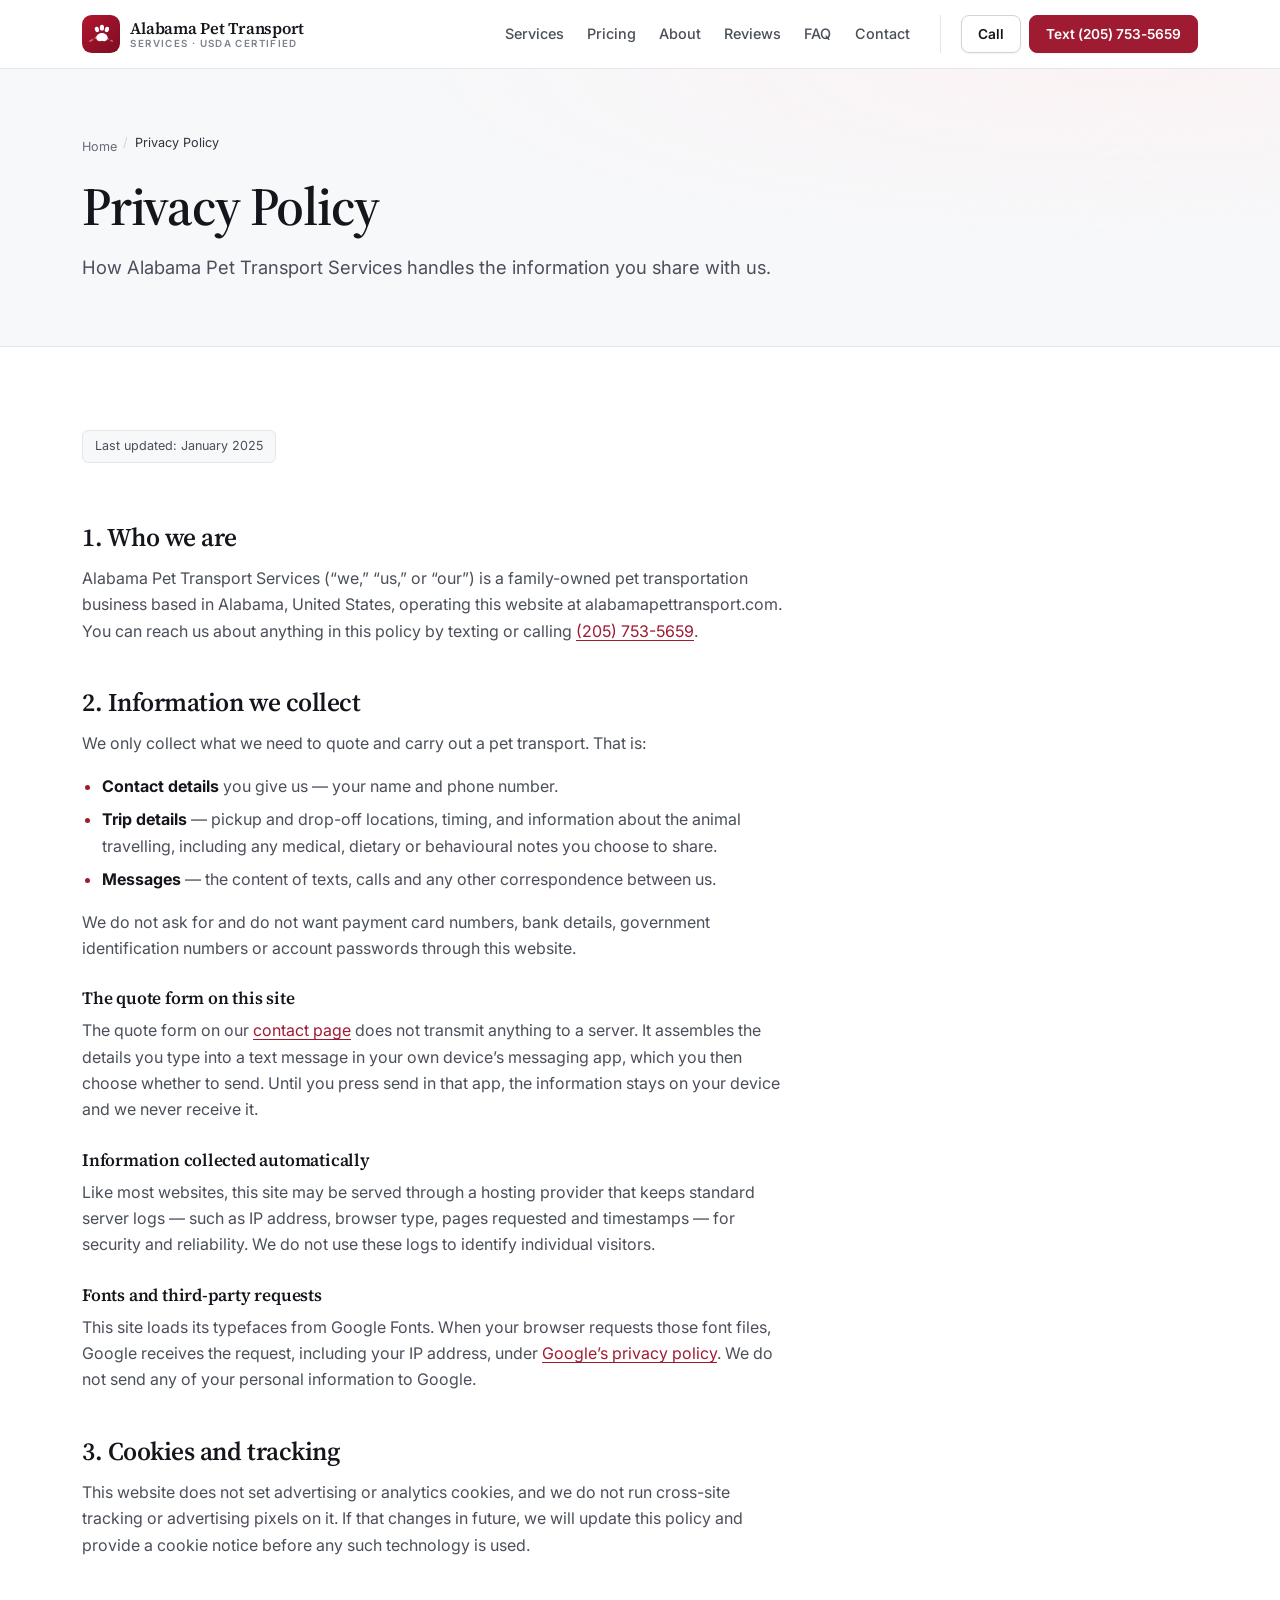
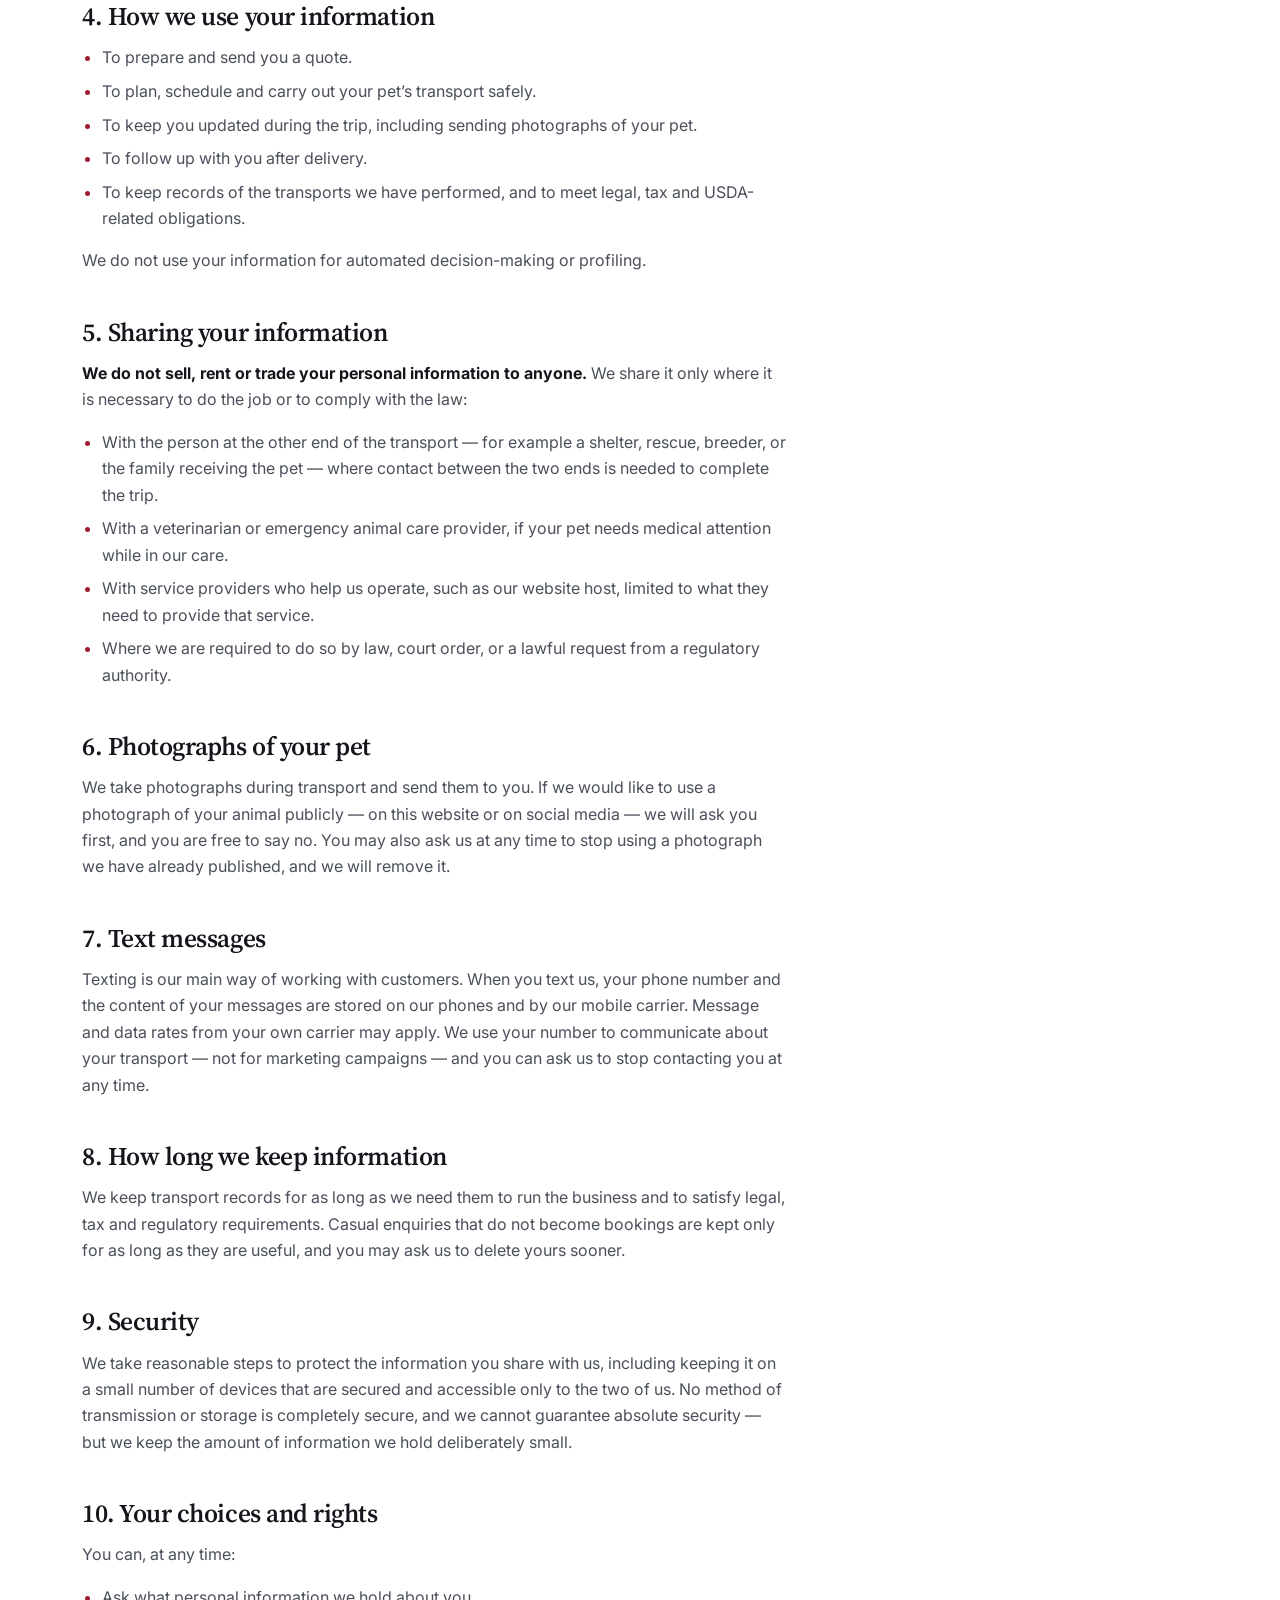
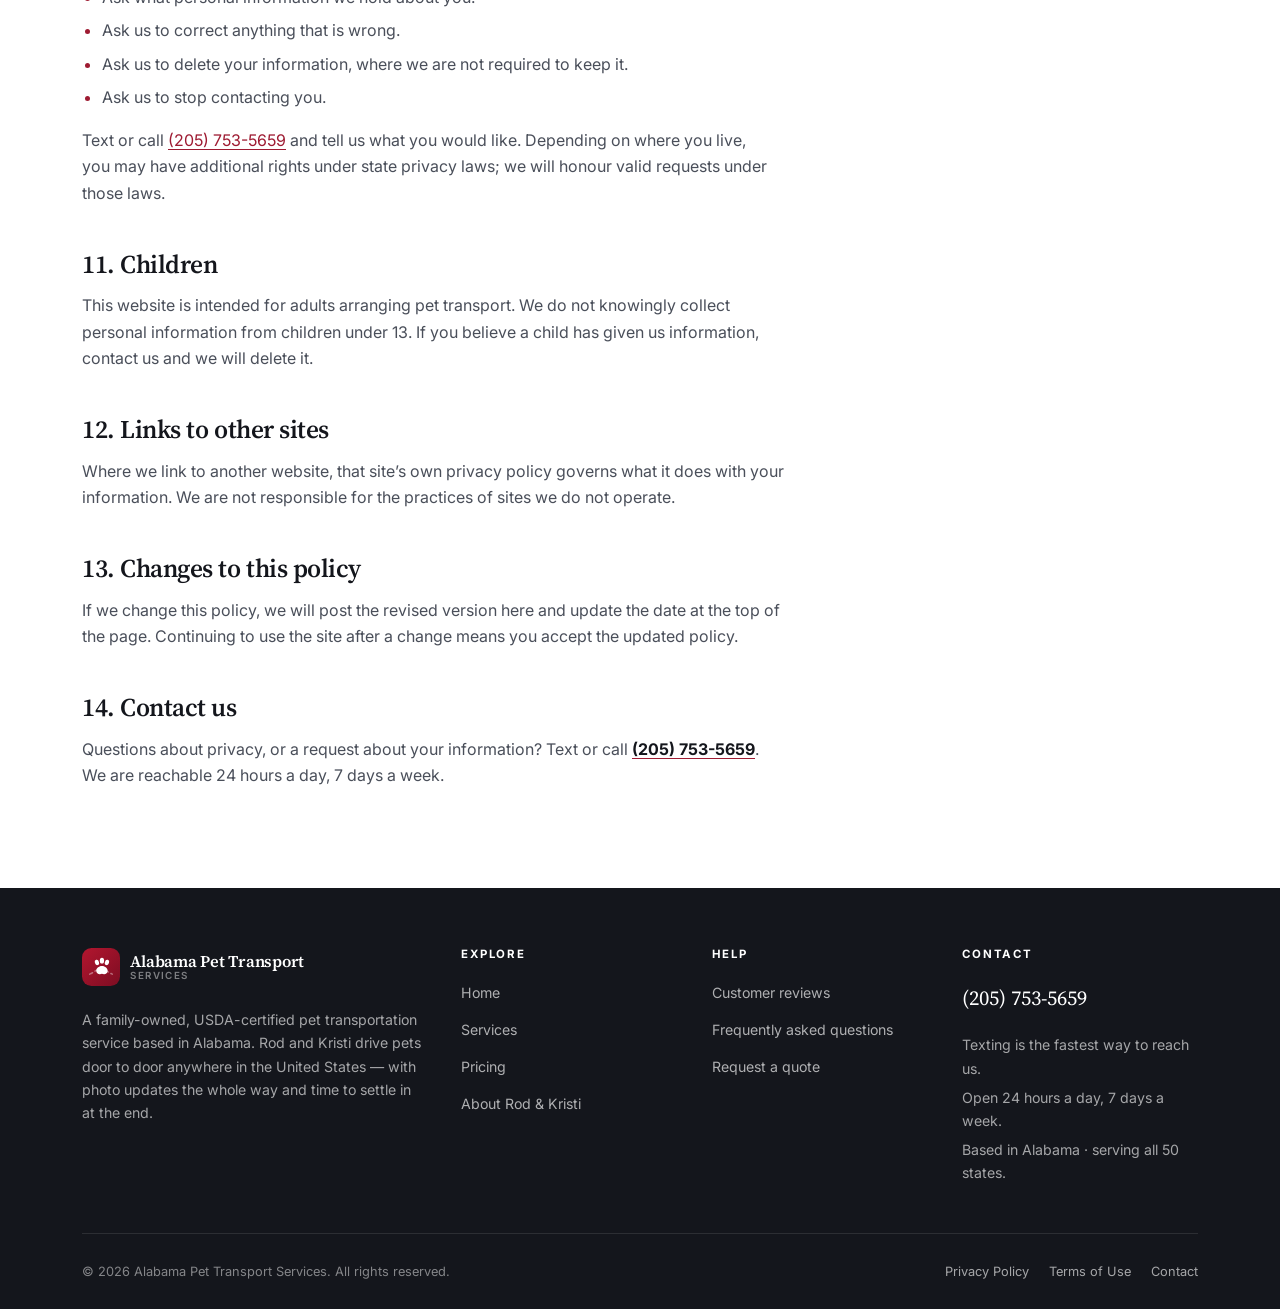
<file: privacy.html>
<!doctype html>
<html lang="en">
<head>
<meta charset="utf-8">
<meta name="viewport" content="width=device-width, initial-scale=1">
<title>Privacy Policy | Alabama Pet Transport Services</title>
<meta name="description" content="How Alabama Pet Transport Services collects, uses and protects the information you share when requesting a pet transport quote.">
<link rel="canonical" href="https://alabamapettransport.com/privacy.html">
<meta name="theme-color" content="#9E1B32">
<meta name="robots" content="index, follow, max-image-preview:large, max-snippet:-1">

<meta property="og:type" content="website">
<meta property="og:site_name" content="Alabama Pet Transport Services">
<meta property="og:title" content="Privacy Policy">
<meta property="og:description" content="How Alabama Pet Transport Services collects, uses and protects the information you share when requesting a pet transport quote.">
<meta property="og:url" content="https://alabamapettransport.com/privacy.html">
<meta property="og:image" content="https://alabamapettransport.com/assets/img/og-image.jpg">
<meta property="og:image:width" content="1200">
<meta property="og:image:height" content="630">
<meta property="og:image:alt" content="The Alabama Pet Transport Services vehicle, a black SUV with the PETMOB Alabama license plate.">
<meta property="og:locale" content="en_US">
<meta name="twitter:card" content="summary_large_image">
<meta name="twitter:title" content="Privacy Policy">
<meta name="twitter:description" content="How Alabama Pet Transport Services collects, uses and protects the information you share when requesting a pet transport quote.">
<meta name="twitter:image" content="https://alabamapettransport.com/assets/img/og-image.jpg">

<link rel="icon" href="assets/img/favicon.svg" type="image/svg+xml">
<link rel="apple-touch-icon" href="assets/img/favicon.svg">
<link rel="manifest" href="site.webmanifest">

<link rel="preconnect" href="https://fonts.googleapis.com">
<link rel="preconnect" href="https://fonts.gstatic.com" crossorigin>
<link rel="preload" as="style" href="https://fonts.googleapis.com/css2?family=Inter:wght@400;500;600;700&family=Source+Serif+4:opsz,wght@8..60,400;8..60,600&display=swap">
<link rel="stylesheet" href="https://fonts.googleapis.com/css2?family=Inter:wght@400;500;600;700&family=Source+Serif+4:opsz,wght@8..60,400;8..60,600&display=swap" media="print" onload="this.media='all'">
<noscript><link rel="stylesheet" href="https://fonts.googleapis.com/css2?family=Inter:wght@400;500;600;700&family=Source+Serif+4:opsz,wght@8..60,400;8..60,600&display=swap"></noscript>
<link rel="stylesheet" href="assets/css/styles.css">

<script type="application/ld+json">
{
  "@context": "https://schema.org",
  "@type": "LocalBusiness",
  "@id": "https://alabamapettransport.com/#business",
  "name": "Alabama Pet Transport Services",
  "url": "https://alabamapettransport.com/",
  "image": "https://alabamapettransport.com/assets/img/og-image.jpg",
  "logo": "https://alabamapettransport.com/assets/img/logo.svg",
  "description": "Alabama Pet Transport Services is a USDA-certified, family-owned pet transportation company based in Alabama, providing door-to-door ground pet transport across the United States, 24 hours a day, 7 days a week.",
  "telephone": "+1-205-753-5659",
  "priceRange": "From $0.50 per mile",
  "address": {
    "@type": "PostalAddress",
    "addressRegion": "AL",
    "addressCountry": "US"
  },
  "areaServed": {
    "@type": "Country",
    "name": "United States"
  },
  "openingHoursSpecification": [{
    "@type": "OpeningHoursSpecification",
    "dayOfWeek": ["Monday","Tuesday","Wednesday","Thursday","Friday","Saturday","Sunday"],
    "opens": "00:00",
    "closes": "23:59"
  }],
  "contactPoint": [{
    "@type": "ContactPoint",
    "telephone": "+1-205-753-5659",
    "contactType": "customer service",
    "areaServed": "US",
    "availableLanguage": "English"
  }]
}
</script>
<script type="application/ld+json">
{
  "@context": "https://schema.org",
  "@type": "BreadcrumbList",
  "itemListElement": [
    { "@type": "ListItem", "position": 1, "name": "Home", "item": "https://alabamapettransport.com/" },
    { "@type": "ListItem", "position": 2, "name": "Privacy Policy", "item": "https://alabamapettransport.com/privacy.html" }
  ]
}
</script>
</head>
<body>
<a class="skip-link" href="#main">Skip to main content</a>

<header class="site-header">
  <div class="shell header-inner">
    <a class="brand" href="index.html">
      <img src="assets/img/logo.svg" width="40" height="40" alt="Alabama Pet Transport Services logo">
      <span class="brand-text">
        <span class="brand-name">Alabama Pet Transport</span>
        <span class="brand-sub">Services &middot; USDA Certified</span>
      </span>
    </a>

    <button class="nav-toggle" type="button" id="nav-toggle" aria-expanded="false"
            aria-controls="site-nav" aria-label="Open menu">
      <span aria-hidden="true"></span>
    </button>

    <nav class="site-nav" id="site-nav" aria-label="Main">
      <ul>
        <li><a href="index.html#services">Services</a></li>
        <li><a href="index.html#pricing">Pricing</a></li>
        <li><a href="index.html#about">About</a></li>
        <li><a href="index.html#reviews">Reviews</a></li>
        <li><a href="index.html#faq">FAQ</a></li>
        <li><a href="index.html#contact">Contact</a></li>
      </ul>
      <div class="nav-cta">
        <a class="btn btn--ghost btn--sm" href="tel:+12057535659">Call</a>
        <a class="btn btn--primary btn--sm" href="sms:+12057535659">Text (205) 753-5659</a>
      </div>
    </nav>
  </div>
</header>

<main id="main">

<section class="page-hero">
  <div class="shell">
    <nav class="crumbs" aria-label="Breadcrumb">
      <ol><li><a href="index.html">Home</a></li><li><span aria-current="page">Privacy Policy</span></li></ol>
    </nav>
    <h1>Privacy Policy</h1>
    <p class="lede">How Alabama Pet Transport Services handles the information you share with us.</p>
  </div>
</section>

<section class="section">
  <div class="shell">
    <div class="prose">
      <p class="updated">Last updated: <time datetime="2025-01-01">January 2025</time></p>

      <h2>1. Who we are</h2>
      <p>
        Alabama Pet Transport Services (&ldquo;we,&rdquo; &ldquo;us,&rdquo; or &ldquo;our&rdquo;)
        is a family-owned pet transportation business based in Alabama, United States, operating
        this website at alabamapettransport.com. You can reach us about anything in this policy
        by texting or calling <a href="sms:+12057535659">(205) 753-5659</a>.
      </p>

      <h2>2. Information we collect</h2>
      <p>We only collect what we need to quote and carry out a pet transport. That is:</p>
      <ul>
        <li><strong>Contact details</strong> you give us &mdash; your name and phone number.</li>
        <li><strong>Trip details</strong> &mdash; pickup and drop-off locations, timing, and information about the animal travelling, including any medical, dietary or behavioural notes you choose to share.</li>
        <li><strong>Messages</strong> &mdash; the content of texts, calls and any other correspondence between us.</li>
      </ul>
      <p>
        We do not ask for and do not want payment card numbers, bank details, government
        identification numbers or account passwords through this website.
      </p>

      <h3>The quote form on this site</h3>
      <p>
        The quote form on our <a href="index.html#contact">contact page</a> does not transmit anything
        to a server. It assembles the details you type into a text message in your own device&rsquo;s
        messaging app, which you then choose whether to send. Until you press send in that app,
        the information stays on your device and we never receive it.
      </p>

      <h3>Information collected automatically</h3>
      <p>
        Like most websites, this site may be served through a hosting provider that keeps standard
        server logs &mdash; such as IP address, browser type, pages requested and timestamps &mdash;
        for security and reliability. We do not use these logs to identify individual visitors.
      </p>

      <h3>Fonts and third-party requests</h3>
      <p>
        This site loads its typefaces from Google Fonts. When your browser requests those font
        files, Google receives the request, including your IP address, under
        <a href="https://policies.google.com/privacy" rel="noopener noreferrer" target="_blank">Google&rsquo;s privacy policy</a>.
        We do not send any of your personal information to Google.
      </p>

      <h2>3. Cookies and tracking</h2>
      <p>
        This website does not set advertising or analytics cookies, and we do not run
        cross-site tracking or advertising pixels on it. If that changes in future, we will
        update this policy and provide a cookie notice before any such technology is used.
      </p>

      <h2>4. How we use your information</h2>
      <ul>
        <li>To prepare and send you a quote.</li>
        <li>To plan, schedule and carry out your pet&rsquo;s transport safely.</li>
        <li>To keep you updated during the trip, including sending photographs of your pet.</li>
        <li>To follow up with you after delivery.</li>
        <li>To keep records of the transports we have performed, and to meet legal, tax and USDA-related obligations.</li>
      </ul>
      <p>We do not use your information for automated decision-making or profiling.</p>

      <h2>5. Sharing your information</h2>
      <p>
        <strong>We do not sell, rent or trade your personal information to anyone.</strong>
        We share it only where it is necessary to do the job or to comply with the law:
      </p>
      <ul>
        <li>With the person at the other end of the transport &mdash; for example a shelter, rescue, breeder, or the family receiving the pet &mdash; where contact between the two ends is needed to complete the trip.</li>
        <li>With a veterinarian or emergency animal care provider, if your pet needs medical attention while in our care.</li>
        <li>With service providers who help us operate, such as our website host, limited to what they need to provide that service.</li>
        <li>Where we are required to do so by law, court order, or a lawful request from a regulatory authority.</li>
      </ul>

      <h2>6. Photographs of your pet</h2>
      <p>
        We take photographs during transport and send them to you. If we would like to use a
        photograph of your animal publicly &mdash; on this website or on social media &mdash; we
        will ask you first, and you are free to say no. You may also ask us at any time to stop
        using a photograph we have already published, and we will remove it.
      </p>

      <h2>7. Text messages</h2>
      <p>
        Texting is our main way of working with customers. When you text us, your phone number
        and the content of your messages are stored on our phones and by our mobile carrier.
        Message and data rates from your own carrier may apply. We use your number to
        communicate about your transport &mdash; not for marketing campaigns &mdash; and you can
        ask us to stop contacting you at any time.
      </p>

      <h2>8. How long we keep information</h2>
      <p>
        We keep transport records for as long as we need them to run the business and to satisfy
        legal, tax and regulatory requirements. Casual enquiries that do not become bookings are
        kept only for as long as they are useful, and you may ask us to delete yours sooner.
      </p>

      <h2>9. Security</h2>
      <p>
        We take reasonable steps to protect the information you share with us, including keeping
        it on a small number of devices that are secured and accessible only to the two of us. No
        method of transmission or storage is completely secure, and we cannot guarantee absolute
        security &mdash; but we keep the amount of information we hold deliberately small.
      </p>

      <h2>10. Your choices and rights</h2>
      <p>You can, at any time:</p>
      <ul>
        <li>Ask what personal information we hold about you.</li>
        <li>Ask us to correct anything that is wrong.</li>
        <li>Ask us to delete your information, where we are not required to keep it.</li>
        <li>Ask us to stop contacting you.</li>
      </ul>
      <p>
        Text or call <a href="sms:+12057535659">(205) 753-5659</a> and tell us what you would like.
        Depending on where you live, you may have additional rights under state privacy laws; we
        will honour valid requests under those laws.
      </p>

      <h2>11. Children</h2>
      <p>
        This website is intended for adults arranging pet transport. We do not knowingly collect
        personal information from children under 13. If you believe a child has given us
        information, contact us and we will delete it.
      </p>

      <h2>12. Links to other sites</h2>
      <p>
        Where we link to another website, that site&rsquo;s own privacy policy governs what it does
        with your information. We are not responsible for the practices of sites we do not operate.
      </p>

      <h2>13. Changes to this policy</h2>
      <p>
        If we change this policy, we will post the revised version here and update the date at
        the top of the page. Continuing to use the site after a change means you accept the
        updated policy.
      </p>

      <h2>14. Contact us</h2>
      <p>
        Questions about privacy, or a request about your information? Text or call
        <a href="sms:+12057535659"><strong>(205) 753-5659</strong></a>.
        We are reachable 24 hours a day, 7 days a week.
      </p>
    </div>
  </div>
</section>
</main>

<footer class="site-footer">
  <div class="shell">
    <div class="footer-grid">
      <div class="footer-about">
        <a class="brand" href="index.html">
          <img src="assets/img/logo.svg" width="40" height="40" alt="">
          <span class="brand-text">
            <span class="brand-name">Alabama Pet Transport</span>
            <span class="brand-sub">Services</span>
          </span>
        </a>
        <p>
          A family-owned, USDA-certified pet transportation service based in Alabama.
          Rod and Kristi drive pets door to door anywhere in the United States &mdash;
          with photo updates the whole way and time to settle in at the end.
        </p>
      </div>

      <nav class="footer-col" aria-labelledby="f-explore">
        <h2 id="f-explore">Explore</h2>
        <ul>
          <li><a href="index.html">Home</a></li>
          <li><a href="index.html#services">Services</a></li>
          <li><a href="index.html#pricing">Pricing</a></li>
          <li><a href="index.html#about">About Rod &amp; Kristi</a></li>
        </ul>
      </nav>

      <nav class="footer-col" aria-labelledby="f-help">
        <h2 id="f-help">Help</h2>
        <ul>
          <li><a href="index.html#reviews">Customer reviews</a></li>
          <li><a href="index.html#faq">Frequently asked questions</a></li>
          <li><a href="index.html#contact">Request a quote</a></li>
        </ul>
      </nav>

      <div class="footer-col footer-contact">
        <h2 id="f-contact">Contact</h2>
        <a class="big" href="sms:+12057535659">(205)&nbsp;753-5659</a>
        <ul>
          <li>Texting is the fastest way to reach us.</li>
          <li>Open 24 hours a day, 7 days a week.</li>
          <li>Based in Alabama &middot; serving all 50 states.</li>
        </ul>
      </div>
    </div>

    <div class="footer-bottom">
      <p>&copy; <span data-year>2025</span> Alabama Pet Transport Services. All rights reserved.</p>
      <nav aria-label="Legal">
        <ul>
          <li><a href="privacy.html">Privacy Policy</a></li>
          <li><a href="terms.html">Terms of Use</a></li>
          <li><a href="index.html#contact">Contact</a></li>
        </ul>
      </nav>
    </div>
  </div>
</footer>

<div class="action-bar" role="group" aria-label="Quick contact">
  <a class="btn btn--ghost" href="tel:+12057535659">
    <svg viewBox="0 0 24 24" fill="none" stroke="currentColor" stroke-width="2" stroke-linecap="round" stroke-linejoin="round" aria-hidden="true"><path d="M22 16.92v3a2 2 0 0 1-2.18 2 19.79 19.79 0 0 1-8.63-3.07 19.5 19.5 0 0 1-6-6 19.79 19.79 0 0 1-3.07-8.67A2 2 0 0 1 4.11 2h3a2 2 0 0 1 2 1.72c.13.96.36 1.9.7 2.81a2 2 0 0 1-.45 2.11L8.09 9.91a16 16 0 0 0 6 6l1.27-1.27a2 2 0 0 1 2.11-.45c.9.34 1.85.57 2.81.7A2 2 0 0 1 22 16.92z"/></svg>
    Call
  </a>
  <a class="btn btn--primary" href="sms:+12057535659">
    <svg viewBox="0 0 24 24" fill="none" stroke="currentColor" stroke-width="2" stroke-linecap="round" stroke-linejoin="round" aria-hidden="true"><path d="M21 11.5a8.38 8.38 0 0 1-.9 3.8 8.5 8.5 0 0 1-7.6 4.7 8.38 8.38 0 0 1-3.8-.9L3 21l1.9-5.7a8.38 8.38 0 0 1-.9-3.8 8.5 8.5 0 0 1 4.7-7.6 8.38 8.38 0 0 1 3.8-.9h.5a8.48 8.48 0 0 1 8 8v.5z"/></svg>
    Text us
  </a>
</div>

<script src="assets/js/main.js" defer></script>
</body>
</html>
</file>
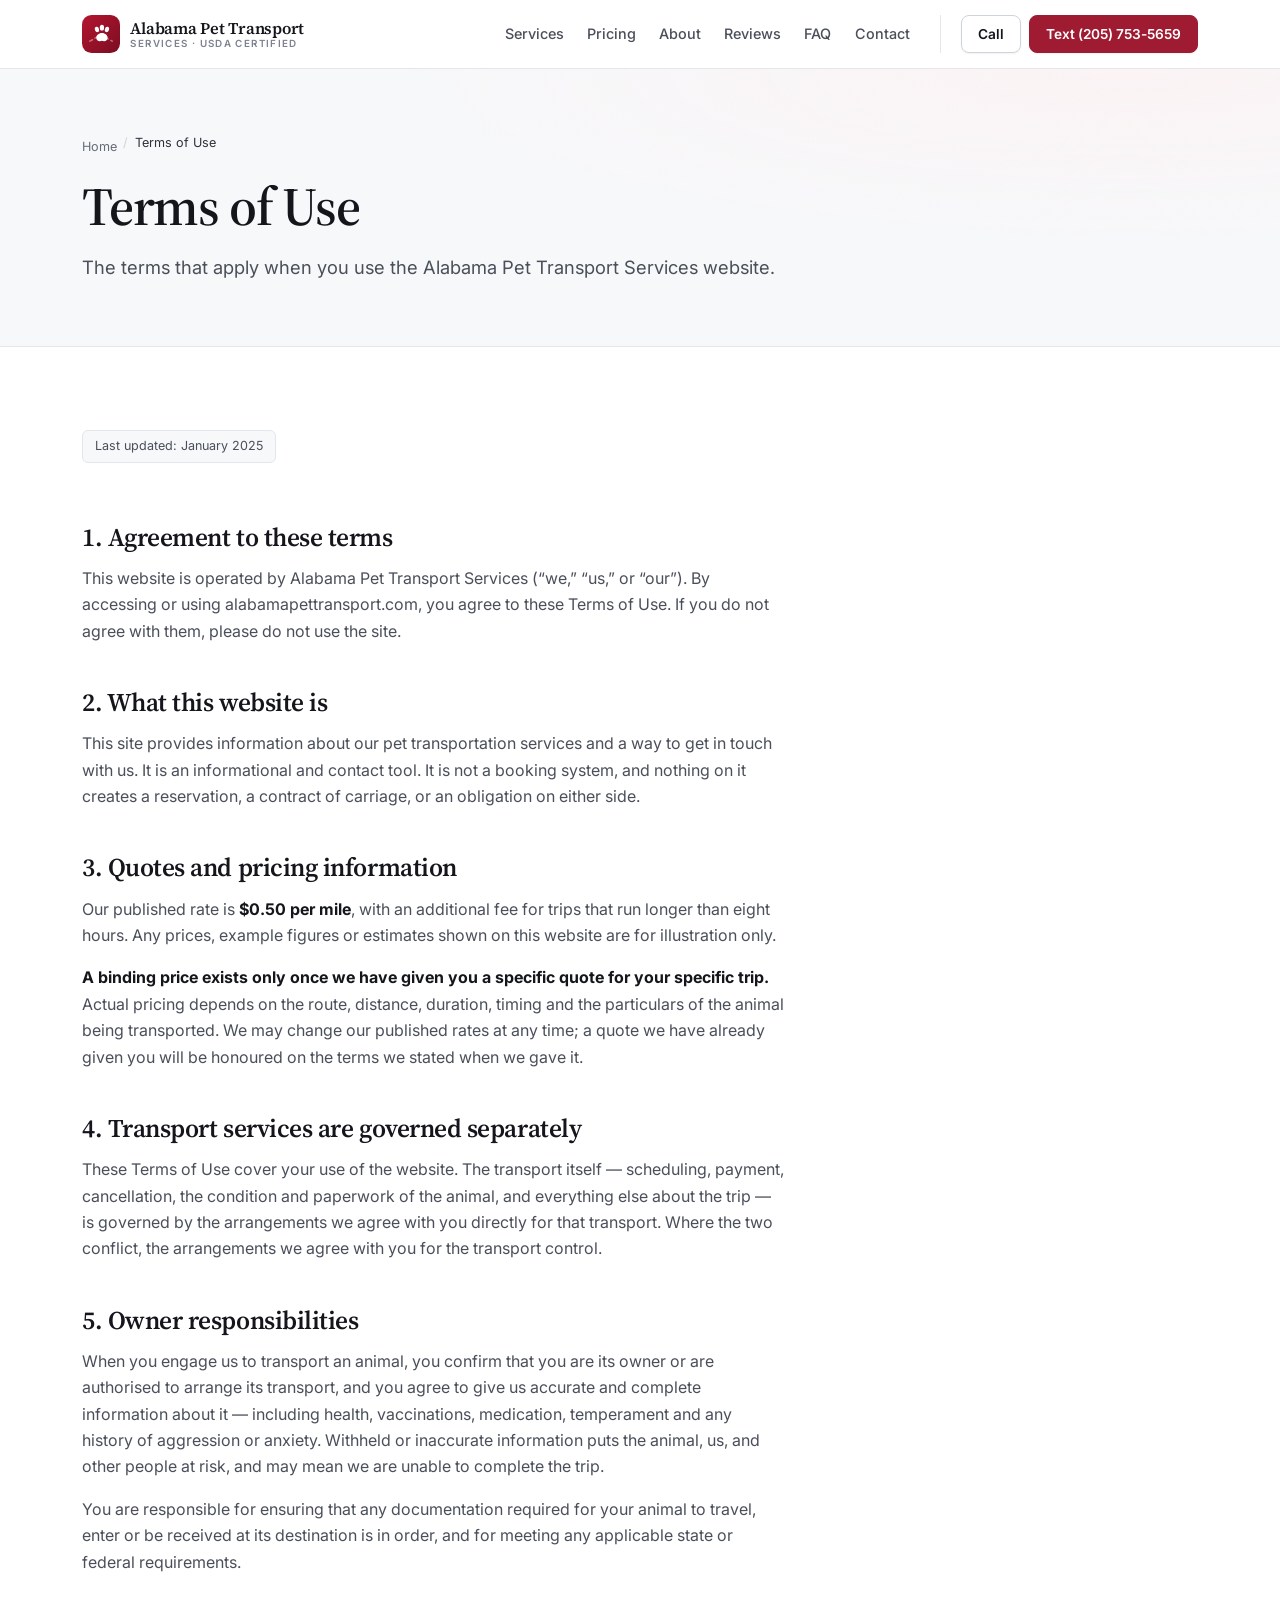
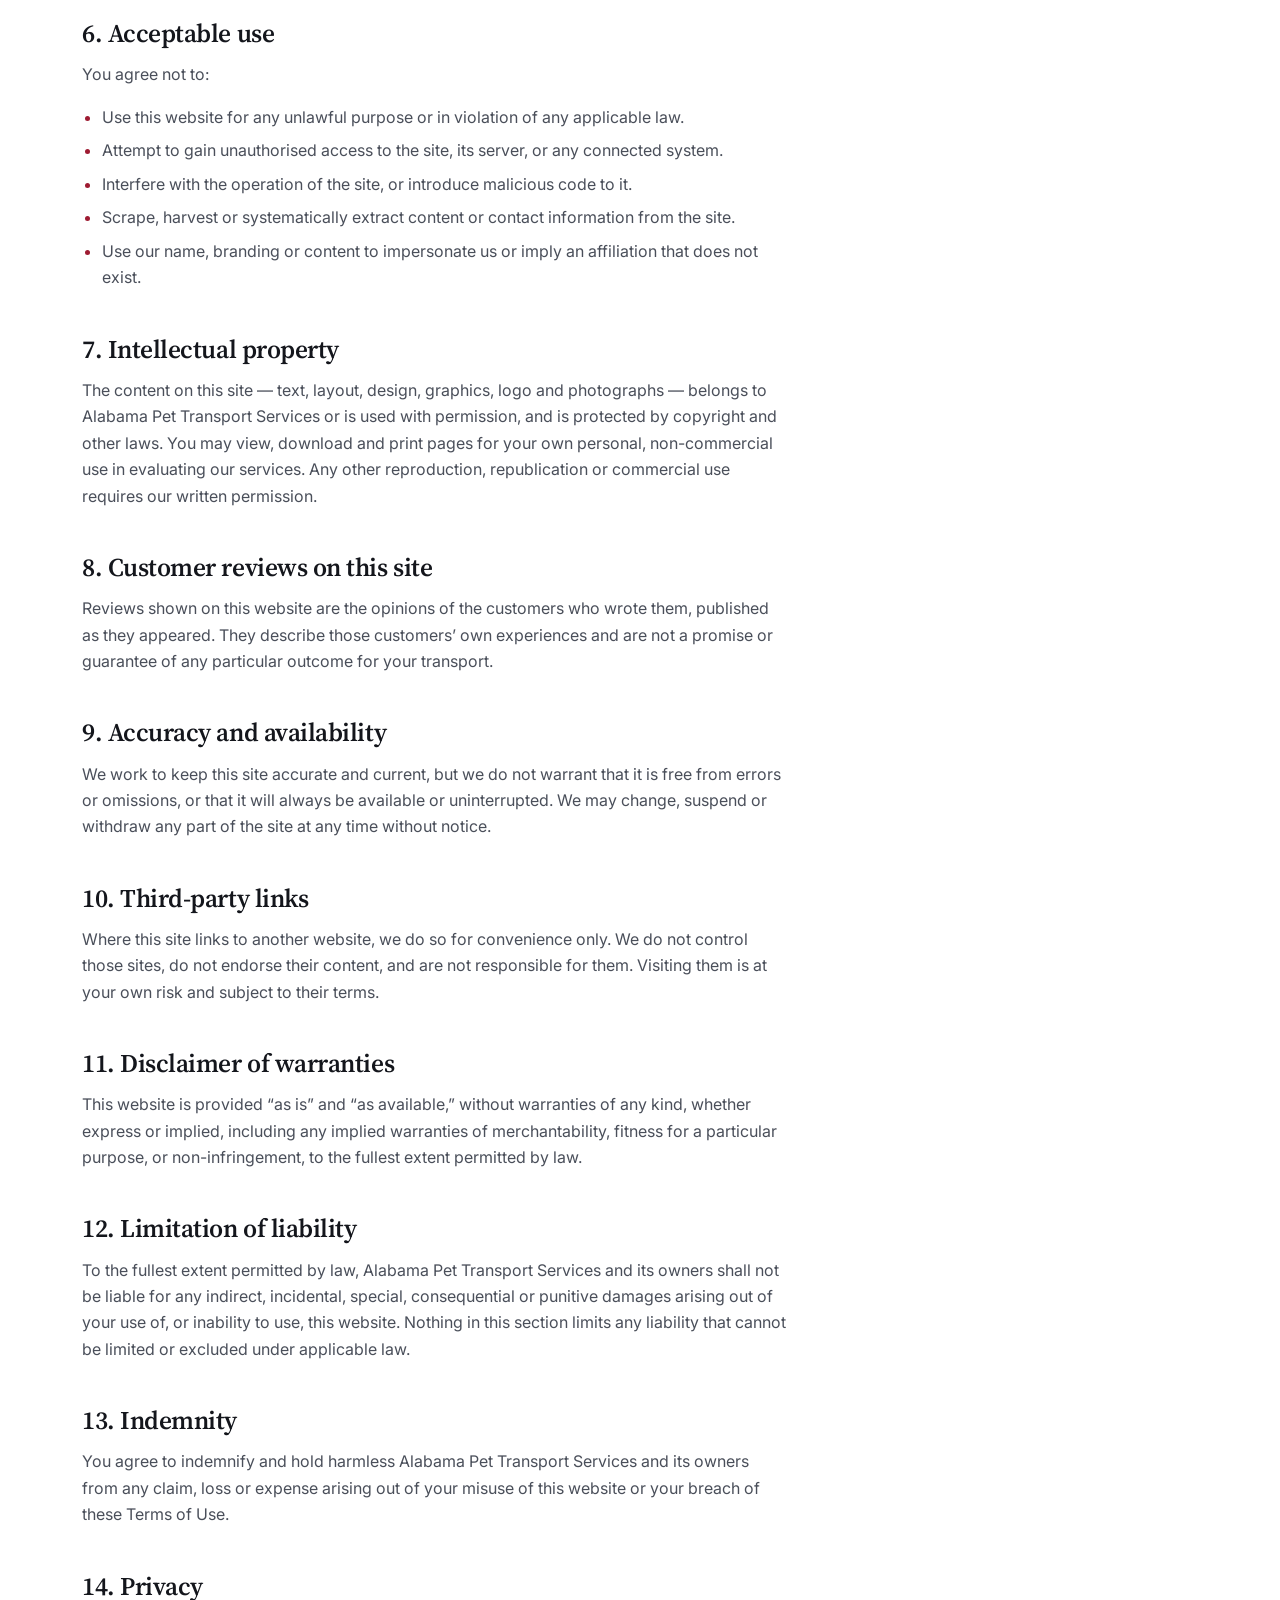
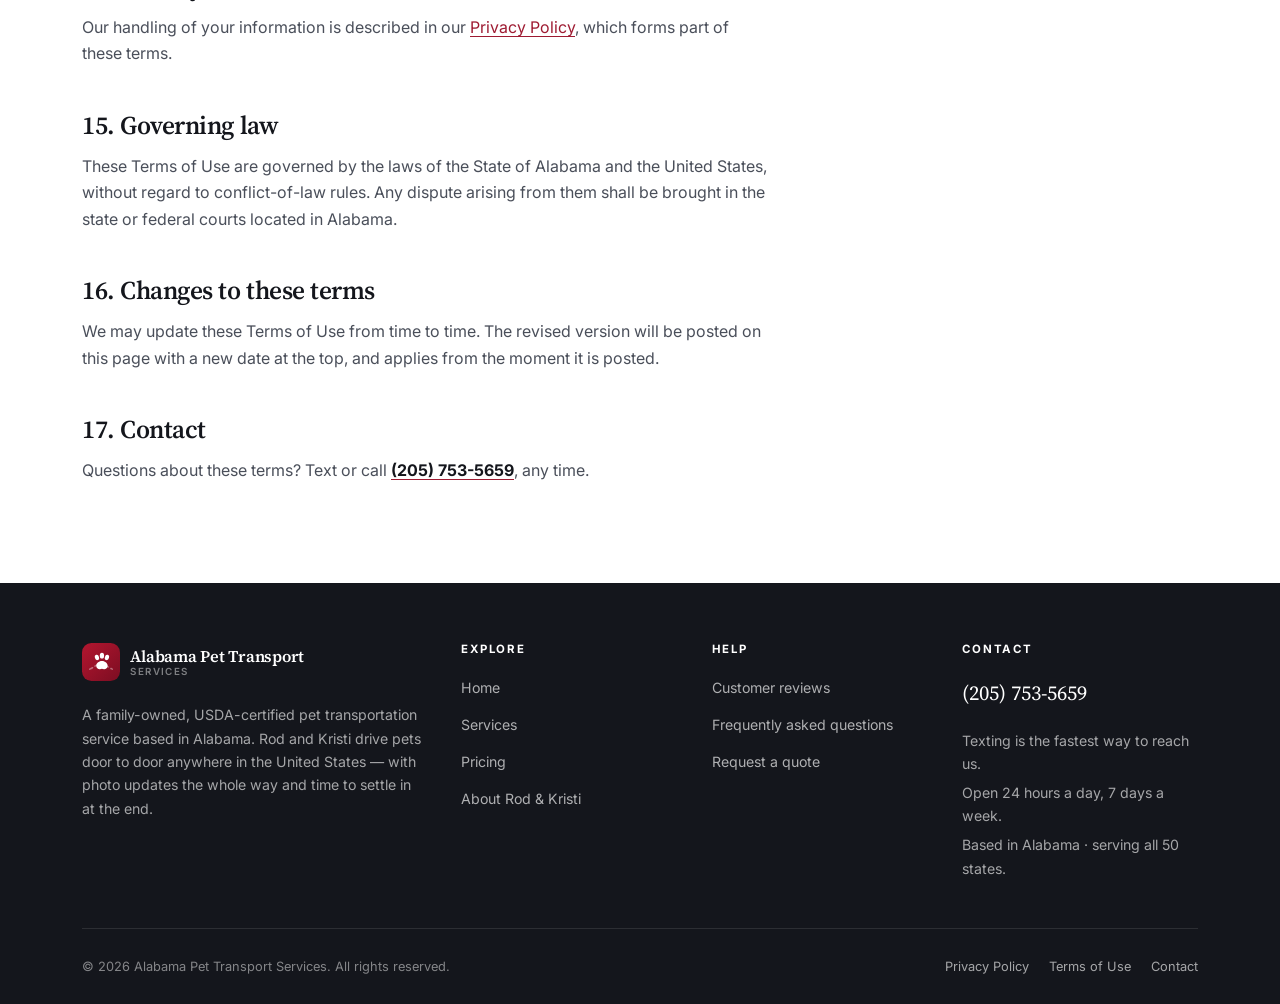
<file: terms.html>
<!doctype html>
<html lang="en">
<head>
<meta charset="utf-8">
<meta name="viewport" content="width=device-width, initial-scale=1">
<title>Terms of Use | Alabama Pet Transport Services</title>
<meta name="description" content="The terms that apply to your use of the Alabama Pet Transport Services website, including quotes, pricing information and acceptable use.">
<link rel="canonical" href="https://alabamapettransport.com/terms.html">
<meta name="theme-color" content="#9E1B32">
<meta name="robots" content="index, follow, max-image-preview:large, max-snippet:-1">

<meta property="og:type" content="website">
<meta property="og:site_name" content="Alabama Pet Transport Services">
<meta property="og:title" content="Terms of Use">
<meta property="og:description" content="The terms that apply to your use of the Alabama Pet Transport Services website, including quotes, pricing information and acceptable use.">
<meta property="og:url" content="https://alabamapettransport.com/terms.html">
<meta property="og:image" content="https://alabamapettransport.com/assets/img/og-image.jpg">
<meta property="og:image:width" content="1200">
<meta property="og:image:height" content="630">
<meta property="og:image:alt" content="The Alabama Pet Transport Services vehicle, a black SUV with the PETMOB Alabama license plate.">
<meta property="og:locale" content="en_US">
<meta name="twitter:card" content="summary_large_image">
<meta name="twitter:title" content="Terms of Use">
<meta name="twitter:description" content="The terms that apply to your use of the Alabama Pet Transport Services website, including quotes, pricing information and acceptable use.">
<meta name="twitter:image" content="https://alabamapettransport.com/assets/img/og-image.jpg">

<link rel="icon" href="assets/img/favicon.svg" type="image/svg+xml">
<link rel="apple-touch-icon" href="assets/img/favicon.svg">
<link rel="manifest" href="site.webmanifest">

<link rel="preconnect" href="https://fonts.googleapis.com">
<link rel="preconnect" href="https://fonts.gstatic.com" crossorigin>
<link rel="preload" as="style" href="https://fonts.googleapis.com/css2?family=Inter:wght@400;500;600;700&family=Source+Serif+4:opsz,wght@8..60,400;8..60,600&display=swap">
<link rel="stylesheet" href="https://fonts.googleapis.com/css2?family=Inter:wght@400;500;600;700&family=Source+Serif+4:opsz,wght@8..60,400;8..60,600&display=swap" media="print" onload="this.media='all'">
<noscript><link rel="stylesheet" href="https://fonts.googleapis.com/css2?family=Inter:wght@400;500;600;700&family=Source+Serif+4:opsz,wght@8..60,400;8..60,600&display=swap"></noscript>
<link rel="stylesheet" href="assets/css/styles.css">

<script type="application/ld+json">
{
  "@context": "https://schema.org",
  "@type": "LocalBusiness",
  "@id": "https://alabamapettransport.com/#business",
  "name": "Alabama Pet Transport Services",
  "url": "https://alabamapettransport.com/",
  "image": "https://alabamapettransport.com/assets/img/og-image.jpg",
  "logo": "https://alabamapettransport.com/assets/img/logo.svg",
  "description": "Alabama Pet Transport Services is a USDA-certified, family-owned pet transportation company based in Alabama, providing door-to-door ground pet transport across the United States, 24 hours a day, 7 days a week.",
  "telephone": "+1-205-753-5659",
  "priceRange": "From $0.50 per mile",
  "address": {
    "@type": "PostalAddress",
    "addressRegion": "AL",
    "addressCountry": "US"
  },
  "areaServed": {
    "@type": "Country",
    "name": "United States"
  },
  "openingHoursSpecification": [{
    "@type": "OpeningHoursSpecification",
    "dayOfWeek": ["Monday","Tuesday","Wednesday","Thursday","Friday","Saturday","Sunday"],
    "opens": "00:00",
    "closes": "23:59"
  }],
  "contactPoint": [{
    "@type": "ContactPoint",
    "telephone": "+1-205-753-5659",
    "contactType": "customer service",
    "areaServed": "US",
    "availableLanguage": "English"
  }]
}
</script>
<script type="application/ld+json">
{
  "@context": "https://schema.org",
  "@type": "BreadcrumbList",
  "itemListElement": [
    { "@type": "ListItem", "position": 1, "name": "Home", "item": "https://alabamapettransport.com/" },
    { "@type": "ListItem", "position": 2, "name": "Terms of Use", "item": "https://alabamapettransport.com/terms.html" }
  ]
}
</script>
</head>
<body>
<a class="skip-link" href="#main">Skip to main content</a>

<header class="site-header">
  <div class="shell header-inner">
    <a class="brand" href="index.html">
      <img src="assets/img/logo.svg" width="40" height="40" alt="Alabama Pet Transport Services logo">
      <span class="brand-text">
        <span class="brand-name">Alabama Pet Transport</span>
        <span class="brand-sub">Services &middot; USDA Certified</span>
      </span>
    </a>

    <button class="nav-toggle" type="button" id="nav-toggle" aria-expanded="false"
            aria-controls="site-nav" aria-label="Open menu">
      <span aria-hidden="true"></span>
    </button>

    <nav class="site-nav" id="site-nav" aria-label="Main">
      <ul>
        <li><a href="index.html#services">Services</a></li>
        <li><a href="index.html#pricing">Pricing</a></li>
        <li><a href="index.html#about">About</a></li>
        <li><a href="index.html#reviews">Reviews</a></li>
        <li><a href="index.html#faq">FAQ</a></li>
        <li><a href="index.html#contact">Contact</a></li>
      </ul>
      <div class="nav-cta">
        <a class="btn btn--ghost btn--sm" href="tel:+12057535659">Call</a>
        <a class="btn btn--primary btn--sm" href="sms:+12057535659">Text (205) 753-5659</a>
      </div>
    </nav>
  </div>
</header>

<main id="main">

<section class="page-hero">
  <div class="shell">
    <nav class="crumbs" aria-label="Breadcrumb">
      <ol><li><a href="index.html">Home</a></li><li><span aria-current="page">Terms of Use</span></li></ol>
    </nav>
    <h1>Terms of Use</h1>
    <p class="lede">The terms that apply when you use the Alabama Pet Transport Services website.</p>
  </div>
</section>

<section class="section">
  <div class="shell">
    <div class="prose">
      <p class="updated">Last updated: <time datetime="2025-01-01">January 2025</time></p>

      <h2>1. Agreement to these terms</h2>
      <p>
        This website is operated by Alabama Pet Transport Services (&ldquo;we,&rdquo;
        &ldquo;us,&rdquo; or &ldquo;our&rdquo;). By accessing or using alabamapettransport.com,
        you agree to these Terms of Use. If you do not agree with them, please do not use the site.
      </p>

      <h2>2. What this website is</h2>
      <p>
        This site provides information about our pet transportation services and a way to get in
        touch with us. It is an informational and contact tool. It is not a booking system, and
        nothing on it creates a reservation, a contract of carriage, or an obligation on either
        side.
      </p>

      <h2>3. Quotes and pricing information</h2>
      <p>
        Our published rate is <strong>$0.50 per mile</strong>, with an additional fee for trips
        that run longer than eight hours. Any prices, example figures or estimates shown on this
        website are for illustration only.
      </p>
      <p>
        <strong>A binding price exists only once we have given you a specific quote for your
        specific trip.</strong> Actual pricing depends on the route, distance, duration, timing
        and the particulars of the animal being transported. We may change our published rates at
        any time; a quote we have already given you will be honoured on the terms we stated when
        we gave it.
      </p>

      <h2>4. Transport services are governed separately</h2>
      <p>
        These Terms of Use cover your use of the website. The transport itself &mdash; scheduling,
        payment, cancellation, the condition and paperwork of the animal, and everything else about
        the trip &mdash; is governed by the arrangements we agree with you directly for that
        transport. Where the two conflict, the arrangements we agree with you for the transport
        control.
      </p>

      <h2>5. Owner responsibilities</h2>
      <p>
        When you engage us to transport an animal, you confirm that you are its owner or are
        authorised to arrange its transport, and you agree to give us accurate and complete
        information about it &mdash; including health, vaccinations, medication, temperament and
        any history of aggression or anxiety. Withheld or inaccurate information puts the animal,
        us, and other people at risk, and may mean we are unable to complete the trip.
      </p>
      <p>
        You are responsible for ensuring that any documentation required for your animal to
        travel, enter or be received at its destination is in order, and for meeting any
        applicable state or federal requirements.
      </p>

      <h2>6. Acceptable use</h2>
      <p>You agree not to:</p>
      <ul>
        <li>Use this website for any unlawful purpose or in violation of any applicable law.</li>
        <li>Attempt to gain unauthorised access to the site, its server, or any connected system.</li>
        <li>Interfere with the operation of the site, or introduce malicious code to it.</li>
        <li>Scrape, harvest or systematically extract content or contact information from the site.</li>
        <li>Use our name, branding or content to impersonate us or imply an affiliation that does not exist.</li>
      </ul>

      <h2>7. Intellectual property</h2>
      <p>
        The content on this site &mdash; text, layout, design, graphics, logo and photographs
        &mdash; belongs to Alabama Pet Transport Services or is used with permission, and is
        protected by copyright and other laws. You may view, download and print pages for your own
        personal, non-commercial use in evaluating our services. Any other reproduction,
        republication or commercial use requires our written permission.
      </p>

      <h2>8. Customer reviews on this site</h2>
      <p>
        Reviews shown on this website are the opinions of the customers who wrote them, published
        as they appeared. They describe those customers&rsquo; own experiences and are not a promise
        or guarantee of any particular outcome for your transport.
      </p>

      <h2>9. Accuracy and availability</h2>
      <p>
        We work to keep this site accurate and current, but we do not warrant that it is free from
        errors or omissions, or that it will always be available or uninterrupted. We may change,
        suspend or withdraw any part of the site at any time without notice.
      </p>

      <h2>10. Third-party links</h2>
      <p>
        Where this site links to another website, we do so for convenience only. We do not control
        those sites, do not endorse their content, and are not responsible for them. Visiting them
        is at your own risk and subject to their terms.
      </p>

      <h2>11. Disclaimer of warranties</h2>
      <p>
        This website is provided &ldquo;as is&rdquo; and &ldquo;as available,&rdquo; without
        warranties of any kind, whether express or implied, including any implied warranties of
        merchantability, fitness for a particular purpose, or non-infringement, to the fullest
        extent permitted by law.
      </p>

      <h2>12. Limitation of liability</h2>
      <p>
        To the fullest extent permitted by law, Alabama Pet Transport Services and its owners
        shall not be liable for any indirect, incidental, special, consequential or punitive
        damages arising out of your use of, or inability to use, this website. Nothing in this
        section limits any liability that cannot be limited or excluded under applicable law.
      </p>

      <h2>13. Indemnity</h2>
      <p>
        You agree to indemnify and hold harmless Alabama Pet Transport Services and its owners
        from any claim, loss or expense arising out of your misuse of this website or your breach
        of these Terms of Use.
      </p>

      <h2>14. Privacy</h2>
      <p>
        Our handling of your information is described in our <a href="privacy.html">Privacy
        Policy</a>, which forms part of these terms.
      </p>

      <h2>15. Governing law</h2>
      <p>
        These Terms of Use are governed by the laws of the State of Alabama and the United States,
        without regard to conflict-of-law rules. Any dispute arising from them shall be brought in
        the state or federal courts located in Alabama.
      </p>

      <h2>16. Changes to these terms</h2>
      <p>
        We may update these Terms of Use from time to time. The revised version will be posted on
        this page with a new date at the top, and applies from the moment it is posted.
      </p>

      <h2>17. Contact</h2>
      <p>
        Questions about these terms? Text or call
        <a href="sms:+12057535659"><strong>(205) 753-5659</strong></a>, any time.
      </p>
    </div>
  </div>
</section>
</main>

<footer class="site-footer">
  <div class="shell">
    <div class="footer-grid">
      <div class="footer-about">
        <a class="brand" href="index.html">
          <img src="assets/img/logo.svg" width="40" height="40" alt="">
          <span class="brand-text">
            <span class="brand-name">Alabama Pet Transport</span>
            <span class="brand-sub">Services</span>
          </span>
        </a>
        <p>
          A family-owned, USDA-certified pet transportation service based in Alabama.
          Rod and Kristi drive pets door to door anywhere in the United States &mdash;
          with photo updates the whole way and time to settle in at the end.
        </p>
      </div>

      <nav class="footer-col" aria-labelledby="f-explore">
        <h2 id="f-explore">Explore</h2>
        <ul>
          <li><a href="index.html">Home</a></li>
          <li><a href="index.html#services">Services</a></li>
          <li><a href="index.html#pricing">Pricing</a></li>
          <li><a href="index.html#about">About Rod &amp; Kristi</a></li>
        </ul>
      </nav>

      <nav class="footer-col" aria-labelledby="f-help">
        <h2 id="f-help">Help</h2>
        <ul>
          <li><a href="index.html#reviews">Customer reviews</a></li>
          <li><a href="index.html#faq">Frequently asked questions</a></li>
          <li><a href="index.html#contact">Request a quote</a></li>
        </ul>
      </nav>

      <div class="footer-col footer-contact">
        <h2 id="f-contact">Contact</h2>
        <a class="big" href="sms:+12057535659">(205)&nbsp;753-5659</a>
        <ul>
          <li>Texting is the fastest way to reach us.</li>
          <li>Open 24 hours a day, 7 days a week.</li>
          <li>Based in Alabama &middot; serving all 50 states.</li>
        </ul>
      </div>
    </div>

    <div class="footer-bottom">
      <p>&copy; <span data-year>2025</span> Alabama Pet Transport Services. All rights reserved.</p>
      <nav aria-label="Legal">
        <ul>
          <li><a href="privacy.html">Privacy Policy</a></li>
          <li><a href="terms.html">Terms of Use</a></li>
          <li><a href="index.html#contact">Contact</a></li>
        </ul>
      </nav>
    </div>
  </div>
</footer>

<div class="action-bar" role="group" aria-label="Quick contact">
  <a class="btn btn--ghost" href="tel:+12057535659">
    <svg viewBox="0 0 24 24" fill="none" stroke="currentColor" stroke-width="2" stroke-linecap="round" stroke-linejoin="round" aria-hidden="true"><path d="M22 16.92v3a2 2 0 0 1-2.18 2 19.79 19.79 0 0 1-8.63-3.07 19.5 19.5 0 0 1-6-6 19.79 19.79 0 0 1-3.07-8.67A2 2 0 0 1 4.11 2h3a2 2 0 0 1 2 1.72c.13.96.36 1.9.7 2.81a2 2 0 0 1-.45 2.11L8.09 9.91a16 16 0 0 0 6 6l1.27-1.27a2 2 0 0 1 2.11-.45c.9.34 1.85.57 2.81.7A2 2 0 0 1 22 16.92z"/></svg>
    Call
  </a>
  <a class="btn btn--primary" href="sms:+12057535659">
    <svg viewBox="0 0 24 24" fill="none" stroke="currentColor" stroke-width="2" stroke-linecap="round" stroke-linejoin="round" aria-hidden="true"><path d="M21 11.5a8.38 8.38 0 0 1-.9 3.8 8.5 8.5 0 0 1-7.6 4.7 8.38 8.38 0 0 1-3.8-.9L3 21l1.9-5.7a8.38 8.38 0 0 1-.9-3.8 8.5 8.5 0 0 1 4.7-7.6 8.38 8.38 0 0 1 3.8-.9h.5a8.48 8.48 0 0 1 8 8v.5z"/></svg>
    Text us
  </a>
</div>

<script src="assets/js/main.js" defer></script>
</body>
</html>
</file>
<file: assets/css/styles.css>
/* ==========================================================================
   Alabama Pet Transport Services — design system
   Brand: crimson / white / slate
   Sections: 1 Tokens · 2 Reset · 3 Type · 4 Layout · 5 Buttons · 6 Header
             7 Hero · 8 Trust bar · 9 Cards · 10 Steps · 11 Split · 12 Reviews
             13 Pricing · 14 FAQ · 15 CTA · 16 Forms · 17 Contact · 18 Interior
             19 Footer · 20 Action bar · 21 Motion · 22 Utilities · 23 Print
   ========================================================================== */

/* ---------------------------------------------------------------- 1 Tokens */
:root {
  /* Brand */
  --crimson:        #9E1B32;
  --crimson-600:    #8A162B;
  --crimson-700:    #741224;
  --crimson-800:    #550D1A;
  --crimson-900:    #3A0812;
  --crimson-tint:   #FBF3F4;
  --crimson-tint-2: #F0DDE1;

  /* Neutrals — cool slate, kept close together for a calm page */
  --ink:      #14161C;
  --ink-soft: #2E323B;
  --gray-700: #4A4F5A;
  --gray-600: #666C78;
  --gray-500: #7C8290;
  --gray-300: #CFD3DA;
  --gray-200: #E3E6EB;
  --gray-100: #EFF1F4;
  --line:     #E3E6EB;
  --line-soft:#EFF1F4;
  --surface:  #F7F8FA;
  --sand:     #F7F8FA;      /* legacy alias used by .section--sand */
  --white:    #FFFFFF;

  --gold: #B0801F;

  /* Type */
  --font-display: "Source Serif 4", "Iowan Old Style", "Palatino Linotype", Georgia, serif;
  --font-sans: "Inter", -apple-system, BlinkMacSystemFont, "Segoe UI", Roboto, Helvetica, Arial, sans-serif;

  /* Space + shape — squarer corners read more considered than pills */
  --shell: 1180px;
  --gut: 1.25rem;
  --r-xs: 4px;
  --r-sm: 6px;
  --r: 10px;
  --r-lg: 14px;
  --r-xl: 18px;
  --r-btn: 8px;

  /* Elevation — low and diffuse; borders do most of the structural work */
  --sh-1: 0 1px 2px rgba(20, 22, 28, .05);
  --sh-2: 0 1px 2px rgba(20, 22, 28, .05), 0 8px 20px -12px rgba(20, 22, 28, .18);
  --sh-3: 0 2px 4px rgba(20, 22, 28, .05), 0 24px 48px -24px rgba(20, 22, 28, .28);
  --ring: 0 0 0 3px rgba(158, 27, 50, .18);

  --ease: cubic-bezier(.22, .61, .36, 1);
}

@media (min-width: 768px) { :root { --gut: 2rem; } }

/* ----------------------------------------------------------------- 2 Reset */
*, *::before, *::after { box-sizing: border-box; }
* { margin: 0; }

html {
  -webkit-text-size-adjust: 100%;
  scroll-behavior: smooth;
  scroll-padding-top: 5.5rem;
}
@media (prefers-reduced-motion: reduce) {
  html { scroll-behavior: auto; }
  *, *::before, *::after {
    animation-duration: .01ms !important;
    animation-iteration-count: 1 !important;
    transition-duration: .01ms !important;
  }
}

body {
  font-family: var(--font-sans);
  font-size: 1rem;
  line-height: 1.65;
  color: var(--ink-soft);
  background: var(--white);
  -webkit-font-smoothing: antialiased;
  text-rendering: optimizeLegibility;
  overflow-x: hidden;
}

img, svg, video { display: block; max-width: 100%; }
img { height: auto; }
button, input, select, textarea { font: inherit; color: inherit; }
a { color: var(--crimson); text-decoration-thickness: 1px; text-underline-offset: 3px; }
a:hover { color: var(--crimson-700); }

:focus-visible {
  outline: 2px solid var(--crimson);
  outline-offset: 2px;
  border-radius: var(--r-xs);
}

/* ------------------------------------------------------------------ 3 Type */
h1, h2, h3, h4 {
  font-family: var(--font-display);
  font-weight: 600;
  line-height: 1.15;
  letter-spacing: -0.012em;
  color: var(--ink);
  text-wrap: balance;
}
h1 { font-size: clamp(2.05rem, 6.4vw, 3.35rem); line-height: 1.08; letter-spacing: -0.022em; }
h2 { font-size: clamp(1.6rem, 4.4vw, 2.3rem); letter-spacing: -0.018em; }
h3 { font-size: clamp(1.12rem, 2.4vw, 1.3rem); }
h4 { font-size: 1.02rem; }
p { text-wrap: pretty; }

.lede {
  font-size: clamp(1.03rem, 2.2vw, 1.15rem);
  line-height: 1.65;
  color: var(--gray-700);
}

.eyebrow {
  display: inline-flex;
  align-items: center;
  gap: .6rem;
  font-size: .705rem;
  font-weight: 700;
  letter-spacing: .16em;
  text-transform: uppercase;
  color: var(--crimson);
  margin-bottom: .85rem;
}
.eyebrow::before {
  content: "";
  width: 1.35rem;
  height: 1px;
  background: currentColor;
  opacity: .6;
}
.eyebrow--center::before { display: none; }

/* ---------------------------------------------------------------- 4 Layout */
.shell {
  width: 100%;
  max-width: var(--shell);
  margin-inline: auto;
  padding-inline: var(--gut);
}
.shell--narrow { max-width: 760px; }

.section { padding-block: clamp(3rem, 6.5vw, 5.25rem); }
.section--tight { padding-block: clamp(2.5rem, 5vw, 3.75rem); }
.section--tall  { padding-block: clamp(4rem, 14vw, 8rem); }
.section--sand  { background: var(--surface); border-block: 1px solid var(--line); }
.section--line  { border-top: 1px solid var(--line); }

.section-head { max-width: 46rem; margin-bottom: clamp(2rem, 4vw, 2.75rem); }
.section-head--center { margin-inline: auto; text-align: center; }
.section-head p { margin-top: .9rem; }

.grid { display: grid; gap: 1.15rem; }
@media (min-width: 640px)  { .g-sm-2 { grid-template-columns: repeat(2, 1fr); } }
@media (min-width: 900px)  { .g-md-2 { grid-template-columns: repeat(2, 1fr); }
                             .g-md-3 { grid-template-columns: repeat(3, 1fr); }
                             .g-md-4 { grid-template-columns: repeat(4, 1fr); } }

.skip-link {
  position: absolute;
  left: .75rem; top: -100%;
  z-index: 999;
  padding: .75rem 1.1rem;
  background: var(--crimson);
  color: #fff;
  font-weight: 600;
  border-radius: 0 0 var(--r-sm) var(--r-sm);
  text-decoration: none;
}
.skip-link:focus { top: 0; color: #fff; }

.visually-hidden {
  position: absolute !important;
  width: 1px; height: 1px;
  padding: 0; margin: -1px;
  overflow: hidden;
  clip: rect(0 0 0 0);
  white-space: nowrap;
  border: 0;
}

/* --------------------------------------------------------------- 5 Buttons */
.btn {
  display: inline-flex;
  align-items: center;
  justify-content: center;
  gap: .5rem;
  padding: .8rem 1.35rem;
  min-height: 46px;
  font-family: var(--font-sans);
  font-size: .93rem;
  font-weight: 600;
  letter-spacing: -.003em;
  line-height: 1.2;
  text-align: center;
  text-decoration: none;
  border: 1px solid transparent;
  border-radius: var(--r-btn);
  cursor: pointer;
  transition: background-color .16s var(--ease), color .16s var(--ease),
              border-color .16s var(--ease), box-shadow .16s var(--ease);
}
.btn svg { width: 1.02em; height: 1.02em; flex: none; }

.btn--primary {
  background: var(--crimson);
  color: #fff;
  border-color: var(--crimson);
  box-shadow: var(--sh-1);
}
.btn--primary:hover { background: var(--crimson-700); border-color: var(--crimson-700); color: #fff; }

.btn--ghost {
  background: var(--white);
  color: var(--ink);
  border-color: var(--gray-300);
  box-shadow: var(--sh-1);
}
.btn--ghost:hover { border-color: var(--gray-500); background: var(--surface); color: var(--ink); }

.btn--onwash {
  background: transparent;
  color: #fff;
  border-color: rgba(255, 255, 255, .45);
}
.btn--onwash:hover { background: rgba(255, 255, 255, .12); color: #fff; border-color: rgba(255, 255, 255, .8); }

.btn--light { background: #fff; color: var(--crimson-700); border-color: #fff; }
.btn--light:hover { background: var(--crimson-tint); color: var(--crimson-800); border-color: var(--crimson-tint); }

.btn--sm { padding: .55rem 1rem; min-height: 38px; font-size: .855rem; }
.btn--block { width: 100%; }

.btn-row { display: flex; flex-wrap: wrap; gap: .7rem; }
.btn-row--center { justify-content: center; }

/* ---------------------------------------------------------------- 6 Header */
.site-header {
  position: sticky;
  top: 0;
  z-index: 100;
  background: rgba(255, 255, 255, .92);
  backdrop-filter: saturate(180%) blur(12px);
  -webkit-backdrop-filter: saturate(180%) blur(12px);
  border-bottom: 1px solid var(--line);
  transition: box-shadow .25s var(--ease);
}
.site-header.is-stuck { box-shadow: 0 1px 16px -8px rgba(20, 22, 28, .35); }

.header-inner {
  display: flex;
  align-items: center;
  justify-content: space-between;
  gap: 1rem;
  min-height: 4.25rem;
}

.brand {
  display: inline-flex;
  align-items: center;
  gap: .65rem;
  text-decoration: none;
  color: var(--ink);
  flex: none;
}
.brand img { width: 38px; height: 38px; border-radius: var(--r-sm); }
.brand-text { display: flex; flex-direction: column; line-height: 1.15; }
.brand-name {
  font-family: var(--font-display);
  font-weight: 600;
  font-size: 1.02rem;
  letter-spacing: -.015em;
  color: var(--ink);
}
.brand-sub {
  font-size: .615rem;
  font-weight: 600;
  letter-spacing: .14em;
  text-transform: uppercase;
  color: var(--gray-500);
}
@media (max-width: 360px) { .brand-sub { display: none; } }

.nav-toggle {
  display: inline-flex;
  align-items: center;
  justify-content: center;
  width: 42px; height: 42px;
  background: var(--white);
  border: 1px solid var(--gray-300);
  border-radius: var(--r-sm);
  cursor: pointer;
  color: var(--ink);
}
.nav-toggle:hover { border-color: var(--gray-500); }
.nav-toggle span {
  position: relative;
  display: block;
  width: 17px; height: 1.5px;
  background: currentColor;
  transition: background-color .2s var(--ease);
}
.nav-toggle span::before, .nav-toggle span::after {
  content: "";
  position: absolute;
  left: 0;
  width: 17px; height: 1.5px;
  background: currentColor;
  transition: transform .25s var(--ease), top .2s var(--ease);
}
.nav-toggle span::before { top: -5.5px; }
.nav-toggle span::after  { top: 5.5px; }
.nav-toggle[aria-expanded="true"] span { background: transparent; }
.nav-toggle[aria-expanded="true"] span::before { top: 0; transform: rotate(45deg); }
.nav-toggle[aria-expanded="true"] span::after  { top: 0; transform: rotate(-45deg); }

.site-nav {
  position: absolute;
  left: 0; right: 0;
  top: 100%;
  background: var(--white);
  border-bottom: 1px solid var(--line);
  box-shadow: var(--sh-2);
  padding: .5rem var(--gut) 1.35rem;
  display: none;
}
.site-nav.is-open { display: block; }
.site-nav ul { list-style: none; padding: 0; margin: 0; }
.site-nav li + li { border-top: 1px solid var(--line-soft); }
.site-nav ul a {
  display: block;
  padding: .85rem .25rem;
  font-size: .95rem;
  font-weight: 500;
  color: var(--ink);
  text-decoration: none;
}
.site-nav ul a:hover,
.site-nav ul a[aria-current] { color: var(--crimson); }
.nav-cta { margin-top: 1.1rem; display: grid; gap: .6rem; }

@media (min-width: 980px) {
  .nav-toggle { display: none; }
  .site-nav {
    position: static;
    display: flex !important;
    align-items: center;
    gap: 1.25rem;
    background: none;
    border: 0;
    box-shadow: none;
    padding: 0;
  }
  .site-nav ul { display: flex; align-items: center; gap: .15rem; }
  .site-nav li + li { border: 0; }
  .site-nav ul a {
    position: relative;
    padding: .45rem .65rem;
    font-size: .9rem;
    font-weight: 500;
    color: var(--gray-700);
    border-radius: var(--r-sm);
  }
  .site-nav ul a:hover { color: var(--ink); background: var(--surface); }
  .site-nav ul a[aria-current] { color: var(--crimson); background: none; }
  .site-nav ul a[aria-current]::after {
    content: "";
    position: absolute;
    left: .65rem; right: .65rem; bottom: -.1rem;
    height: 2px;
    background: var(--crimson);
  }
  /* Hairline divider between the links and the contact buttons */
  .nav-cta {
    margin: 0;
    display: flex;
    gap: .5rem;
    padding-left: 1.25rem;
    border-left: 1px solid var(--line);
  }
  .nav-cta .btn { white-space: nowrap; }
}

/* ------------------------------------------------------------------ 7 Hero */
.hero {
  position: relative;
  background:
    radial-gradient(90% 70% at 92% 0%, var(--crimson-tint) 0%, rgba(251, 243, 244, 0) 62%),
    linear-gradient(180deg, var(--white) 0%, var(--surface) 100%);
  border-bottom: 1px solid var(--line);
}
.hero-inner {
  display: grid;
  gap: clamp(2.25rem, 6vw, 3.5rem);
  padding-block: clamp(2.75rem, 6vw, 4.5rem);
}
@media (min-width: 940px) {
  .hero-inner {
    grid-template-columns: 1.05fr .95fr;
    align-items: center;
    gap: 3.75rem;
  }
}
.hero h1 { margin-bottom: 1.05rem; }
.hero h1 em { font-style: normal; color: var(--crimson); }
.hero .lede { max-width: 34rem; }
.hero .btn-row { margin-top: 1.85rem; }

.hero-badges {
  display: flex;
  flex-wrap: wrap;
  gap: .45rem;
  margin-bottom: 1.5rem;
}
.pill {
  display: inline-flex;
  align-items: center;
  gap: .4rem;
  padding: .32rem .7rem;
  background: var(--white);
  border: 1px solid var(--line);
  border-radius: var(--r-sm);
  font-size: .765rem;
  font-weight: 600;
  color: var(--gray-700);
  white-space: nowrap;
}
.pill svg { width: 14px; height: 14px; color: var(--crimson); flex: none; }
.pill--stars { color: var(--gold); letter-spacing: -.04em; }

.hero-note {
  display: flex;
  align-items: flex-start;
  gap: .6rem;
  margin-top: 1.6rem;
  padding-top: 1.35rem;
  border-top: 1px solid var(--line);
  font-size: .865rem;
  color: var(--gray-600);
}
.hero-note svg { width: 16px; height: 16px; color: var(--crimson); flex: none; margin-top: .22rem; }
.hero-note strong { color: var(--ink); font-weight: 600; }

/* Hero media */
.hero-media { position: relative; }
.hero-media figure {
  position: relative;
  margin: 0;
  border: 1px solid var(--line);
  border-radius: var(--r-xl);
  overflow: hidden;
  box-shadow: var(--sh-3);
  background: var(--gray-100);
}
.hero-media img {
  width: 100%;
  aspect-ratio: 4 / 5;
  object-fit: cover;
  object-position: 50% 45%;
}
@media (min-width: 940px) { .hero-media img { aspect-ratio: 1 / 1; } }
.hero-media figcaption {
  position: absolute;
  left: 0; right: 0; bottom: 0;
  padding: .9rem 1.1rem;
  background: linear-gradient(180deg, rgba(20, 22, 28, 0) 0%, rgba(20, 22, 28, .78) 55%);
  color: rgba(255, 255, 255, .82);
  font-size: .8rem;
  line-height: 1.5;
}
.hero-media figcaption strong {
  display: block;
  font-family: var(--font-display);
  font-size: .95rem;
  font-weight: 600;
  color: #fff;
}

.float-card {
  /* Hangs into the column gap at the top-left so it never covers the
     figcaption and never widens the page. */
  position: absolute;
  left: -1.5rem;
  top: 1.75rem;
  display: flex;
  align-items: center;
  gap: .8rem;
  padding: .75rem 1rem;
  background: var(--white);
  border: 1px solid var(--line);
  border-left: 3px solid var(--crimson);
  border-radius: var(--r-sm);
  box-shadow: var(--sh-3);
}
.float-card .num {
  font-family: var(--font-display);
  font-size: 1.5rem;
  font-weight: 600;
  color: var(--ink);
  line-height: 1;
}
.float-card .lbl { font-size: .715rem; line-height: 1.4; color: var(--gray-600); }
@media (max-width: 939px) { .float-card { display: none; } }

/* ------------------------------------------------------------- 8 Trust bar */
.trustbar { background: var(--white); border-bottom: 1px solid var(--line); }
.trustbar ul {
  list-style: none;
  margin: 0; padding: 0;
  display: grid;
  grid-template-columns: repeat(2, 1fr);
}
@media (min-width: 860px) { .trustbar ul { grid-template-columns: repeat(4, 1fr); } }
.trustbar li {
  display: flex;
  align-items: center;
  gap: .6rem;
  padding: 1.05rem 0 1.05rem 1.15rem;
  border-left: 1px solid var(--line);
  font-size: .82rem;
  color: var(--gray-600);
}
.trustbar li:first-child { border-left: 0; padding-left: 0; }
@media (max-width: 859px) {
  .trustbar li:nth-child(odd) { border-left: 0; padding-left: 0; }
  .trustbar li:nth-child(-n+2) { border-bottom: 1px solid var(--line-soft); }
}
@media (min-width: 860px) { .trustbar li:first-child { border-left: 0; } }
.trustbar svg { width: 18px; height: 18px; color: var(--crimson); flex: none; }
.trustbar strong { color: var(--ink); font-weight: 600; }

/* ----------------------------------------------------------------- 9 Cards */
.card {
  position: relative;
  padding: 1.55rem 1.4rem;
  background: var(--white);
  border: 1px solid var(--line);
  border-radius: var(--r-lg);
  transition: border-color .2s var(--ease), box-shadow .2s var(--ease);
}
.card h3 { margin-bottom: .5rem; }
.card p { font-size: .925rem; color: var(--gray-700); }
.card--lift:hover { border-color: var(--gray-300); box-shadow: var(--sh-2); }
a.card { text-decoration: none; color: inherit; display: block; }
a.card:hover { color: inherit; }
a.card:hover h3 { color: var(--crimson); }

.card-icon {
  display: inline-flex;
  align-items: center;
  justify-content: center;
  width: 40px; height: 40px;
  margin-bottom: 1.05rem;
  background: var(--crimson-tint);
  border: 1px solid var(--crimson-tint-2);
  color: var(--crimson);
  border-radius: var(--r-sm);
}
.card-icon svg { width: 20px; height: 20px; }

.card-list {
  list-style: none;
  padding: 0;
  margin: 1rem 0 0;
  display: grid;
  gap: .45rem;
  font-size: .885rem;
  color: var(--gray-700);
}
.card-list li { display: flex; gap: .55rem; align-items: flex-start; }
.card-list li::before {
  content: "";
  flex: none;
  width: 15px; height: 15px;
  margin-top: .32rem;
  border-radius: var(--r-xs);
  background:
    url("data:image/svg+xml,%3Csvg xmlns='http://www.w3.org/2000/svg' viewBox='0 0 24 24' fill='none' stroke='%239E1B32' stroke-width='3.5' stroke-linecap='round' stroke-linejoin='round'%3E%3Cpolyline points='20 6 9 17 4 12'/%3E%3C/svg%3E") center / 10px no-repeat,
    var(--crimson-tint);
}

/* ---------------------------------------------------------------- 10 Steps */
.steps { counter-reset: step; display: grid; gap: 1.15rem; }
@media (min-width: 900px) { .steps { grid-template-columns: repeat(4, 1fr); } }
@media (min-width: 900px) { .steps--3 { grid-template-columns: repeat(3, 1fr); } }
.step {
  position: relative;
  counter-increment: step;
  padding: 1.45rem 1.35rem;
  background: var(--white);
  border: 1px solid var(--line);
  border-radius: var(--r-lg);
}
.step::before {
  content: "0" counter(step);
  display: block;
  margin-bottom: .8rem;
  font-family: var(--font-sans);
  font-size: .72rem;
  font-weight: 700;
  letter-spacing: .16em;
  color: var(--crimson);
}
.step h3 { font-size: 1.05rem; margin-bottom: .4rem; }
.step p { font-size: .9rem; color: var(--gray-700); }

/* ---------------------------------------------------------------- 11 Split */
.split { display: grid; gap: clamp(2rem, 5vw, 3.5rem); align-items: center; }
/* When a column carries a stacked photo + facts, top-align instead. */
.split--top { align-items: start; }
@media (min-width: 900px) { .split { grid-template-columns: 1fr 1fr; } }
.split--flip .split-media { order: -1; }
@media (max-width: 899px) { .split--flip .split-media { order: 0; } }
.split-media img {
  width: 100%;
  border: 1px solid var(--line);
  border-radius: var(--r-xl);
  box-shadow: var(--sh-2);
  object-fit: cover;
}

/* -------------------------------------------------------------- 12 Reviews */
.review {
  display: flex;
  flex-direction: column;
  padding: 1.55rem 1.45rem;
  background: var(--white);
  border: 1px solid var(--line);
  border-radius: var(--r-lg);
}
.review blockquote {
  margin: 0 0 1.15rem;
  font-size: .945rem;
  line-height: 1.68;
  color: var(--ink-soft);
  flex: 1;
}
.review blockquote p + p { margin-top: .8rem; }
.stars { display: flex; gap: .09rem; color: var(--gold); margin-bottom: .8rem; }
.stars svg { width: 15px; height: 15px; }
.review-by {
  display: flex;
  align-items: center;
  gap: .7rem;
  padding-top: 1rem;
  border-top: 1px solid var(--line-soft);
}
.avatar {
  display: grid;
  place-items: center;
  width: 36px; height: 36px;
  flex: none;
  border-radius: 50%;
  background: var(--crimson-tint);
  border: 1px solid var(--crimson-tint-2);
  color: var(--crimson-700);
  font-weight: 700;
  font-size: .82rem;
}
.review-by cite { font-style: normal; font-weight: 600; font-size: .9rem; color: var(--ink); display: block; }
.review-by cite + span { font-size: .765rem; color: var(--gray-500); }

.rating-summary {
  display: flex;
  flex-wrap: wrap;
  align-items: center;
  justify-content: center;
  gap: .5rem 1rem;
  padding: .85rem 1.3rem;
  margin: 0 auto clamp(2rem, 5vw, 2.75rem);
  width: fit-content;
  background: var(--white);
  border: 1px solid var(--line);
  border-radius: var(--r);
  font-size: .855rem;
  color: var(--gray-600);
}
.rating-summary .score {
  font-family: var(--font-display);
  font-size: 1.45rem;
  font-weight: 600;
  color: var(--ink);
  line-height: 1;
}
.rating-summary .stars { margin: 0; }

/* -------------------------------------------------------------- 13 Pricing */
.price-card {
  padding: clamp(1.6rem, 4vw, 2.25rem);
  background: var(--white);
  border: 1px solid var(--line);
  border-radius: var(--r-xl);
}
.price-card--accent {
  border-top: 3px solid var(--crimson);
  box-shadow: var(--sh-2);
}
.price-figure {
  display: flex;
  align-items: baseline;
  gap: .4rem;
  margin: .3rem 0 .7rem;
}
.price-figure .amount {
  font-family: var(--font-display);
  font-size: clamp(2.4rem, 7.5vw, 3.15rem);
  font-weight: 600;
  color: var(--ink);
  line-height: 1;
  letter-spacing: -.025em;
}
.price-card--accent .price-figure .amount { color: var(--crimson); }
.price-figure .unit { font-size: .95rem; font-weight: 600; color: var(--gray-500); }

.fact-list { list-style: none; padding: 0; margin: 0; display: grid; gap: 0; }
.fact-list li {
  display: flex;
  flex-wrap: wrap;
  justify-content: space-between;
  gap: .35rem 1rem;
  padding: .8rem 0;
  border-bottom: 1px solid var(--line-soft);
  font-size: .9rem;
}
.fact-list li:first-child { border-top: 1px solid var(--line-soft); }
.fact-list li:last-child { border-bottom: 0; }
.fact-list dt, .fact-list .k { color: var(--gray-500); }
.fact-list dd, .fact-list .v { margin: 0; font-weight: 600; color: var(--ink); text-align: right; }

.note {
  display: flex;
  gap: .7rem;
  padding: 1rem 1.15rem;
  background: var(--surface);
  border: 1px solid var(--line);
  border-left: 3px solid var(--crimson);
  border-radius: var(--r-sm);
  font-size: .87rem;
  color: var(--gray-700);
}
.note svg { width: 17px; height: 17px; color: var(--crimson); flex: none; margin-top: .2rem; }
.note strong { color: var(--ink); }
.note p { margin: 0; }
.section--sand .note { background: var(--white); }

/* ------------------------------------------------------------------ 14 FAQ */
.faq { border-top: 1px solid var(--line); }
.faq details { border-bottom: 1px solid var(--line); }
.faq summary {
  display: flex;
  align-items: flex-start;
  justify-content: space-between;
  gap: 1.25rem;
  padding: 1.15rem .25rem;
  font-family: var(--font-display);
  font-size: 1.04rem;
  font-weight: 600;
  color: var(--ink);
  cursor: pointer;
  list-style: none;
  transition: color .18s var(--ease);
}
.faq summary::-webkit-details-marker { display: none; }
.faq summary:hover { color: var(--crimson); }
.faq summary::after {
  content: "";
  flex: none;
  width: 18px; height: 18px;
  margin-top: .3rem;
  background: url("data:image/svg+xml,%3Csvg xmlns='http://www.w3.org/2000/svg' viewBox='0 0 24 24' fill='none' stroke='%239E1B32' stroke-width='2.4' stroke-linecap='round' stroke-linejoin='round'%3E%3Cpolyline points='6 9 12 15 18 9'/%3E%3C/svg%3E") center / contain no-repeat;
  transition: transform .25s var(--ease);
}
.faq details[open] summary::after { transform: rotate(180deg); }
.faq .faq-body { padding: 0 .25rem 1.35rem; }
.faq .faq-body p { font-size: .935rem; color: var(--gray-700); }
.faq .faq-body p + p { margin-top: .75rem; }

/* Grouped FAQ blocks with their own subheading */
.faq-group { margin-bottom: 2.5rem; }
.faq-group:last-child { margin-bottom: 0; }
.faq-group-title {
  font-family: var(--font-sans);
  font-size: .715rem;
  font-weight: 700;
  letter-spacing: .16em;
  text-transform: uppercase;
  color: var(--crimson);
  margin-bottom: .75rem;
}

/* ------------------------------------------------------------------ 15 CTA */
.cta-band {
  position: relative;
  background: linear-gradient(135deg, var(--crimson-800) 0%, var(--crimson-700) 100%);
  color: #fff;
  overflow: hidden;
}
.cta-band::before {
  content: "";
  position: absolute;
  inset: 0;
  background: radial-gradient(60% 90% at 14% 0%, rgba(255, 255, 255, .09) 0%, transparent 62%);
  pointer-events: none;
}
.cta-band .shell { position: relative; }
.cta-band h2 { color: #fff; }
.cta-band p, .cta-band .lede { color: rgba(255, 255, 255, .82); }
.cta-band .btn-row { margin-top: 1.75rem; }

/* ---------------------------------------------------------------- 16 Forms */
.form-card {
  padding: clamp(1.5rem, 4vw, 2.15rem);
  background: var(--white);
  border: 1px solid var(--line);
  border-radius: var(--r-xl);
  box-shadow: var(--sh-2);
}
.form-title { font-size: clamp(1.25rem, 3vw, 1.5rem); }
.form-intro { margin-bottom: 1.5rem; }

.field { margin-bottom: 1.1rem; }
.field label {
  display: block;
  margin-bottom: .38rem;
  font-size: .855rem;
  font-weight: 600;
  color: var(--ink);
}
.field .hint { display: block; font-weight: 400; font-size: .79rem; color: var(--gray-500); margin-top: .15rem; }
.field input, .field select, .field textarea {
  width: 100%;
  padding: .75rem .9rem;
  min-height: 46px;
  background: var(--white);
  border: 1px solid var(--gray-300);
  border-radius: var(--r-sm);
  font-size: 1rem;
  color: var(--ink);
  transition: border-color .16s var(--ease), box-shadow .16s var(--ease);
}
.field input::placeholder, .field textarea::placeholder { color: var(--gray-500); }
.field textarea { min-height: 118px; resize: vertical; }
.field select {
  appearance: none;
  background-image: url("data:image/svg+xml,%3Csvg xmlns='http://www.w3.org/2000/svg' viewBox='0 0 24 24' fill='none' stroke='%237C8290' stroke-width='2.2' stroke-linecap='round'%3E%3Cpolyline points='6 9 12 15 18 9'/%3E%3C/svg%3E");
  background-repeat: no-repeat;
  background-position: right .85rem center;
  background-size: 17px;
  padding-right: 2.5rem;
}
.field input:focus, .field select:focus, .field textarea:focus {
  outline: none;
  border-color: var(--crimson);
  box-shadow: var(--ring);
}
.field input:user-invalid, .field textarea:user-invalid { border-color: #B3162F; }
.field-row { display: grid; gap: 0; }
@media (min-width: 620px) { .field-row { grid-template-columns: 1fr 1fr; gap: 0 1rem; } }
.req { color: var(--crimson); }

.form-foot { margin-top: 1.5rem; padding-top: 1.35rem; border-top: 1px solid var(--line-soft); }
.form-foot .fineprint { margin-top: .85rem; font-size: .785rem; color: var(--gray-500); }

/* -------------------------------------------------------------- 17 Contact */
.contact-methods { display: grid; gap: .8rem; }
.method {
  display: flex;
  align-items: center;
  gap: 1rem;
  padding: 1.05rem 1.2rem;
  background: var(--white);
  border: 1px solid var(--line);
  border-radius: var(--r-lg);
  text-decoration: none;
  color: inherit;
  transition: border-color .18s var(--ease), box-shadow .18s var(--ease);
}
a.method:hover { border-color: var(--gray-300); box-shadow: var(--sh-2); color: inherit; }
.method .card-icon { margin: 0; flex: none; }
.method > span:last-child { display: block; min-width: 0; }
.method .m-label,
.method .m-value,
.method .m-sub { display: block; }
.method .m-label {
  font-size: .695rem;
  font-weight: 700;
  letter-spacing: .14em;
  text-transform: uppercase;
  color: var(--gray-500);
  margin-bottom: .12rem;
}
.method .m-value {
  font-family: var(--font-display);
  font-size: 1.15rem;
  font-weight: 600;
  color: var(--ink);
  line-height: 1.25;
}
.method .m-sub { font-size: .83rem; color: var(--gray-600); margin-top: .1rem; }

/* ------------------------------------------------------- 18 Interior pages */
.page-hero {
  padding-block: clamp(2.5rem, 7vw, 4rem);
  background:
    radial-gradient(90% 100% at 88% 0%, var(--crimson-tint) 0%, rgba(251, 243, 244, 0) 62%),
    var(--surface);
  border-bottom: 1px solid var(--line);
}
.page-hero .lede { max-width: 46rem; margin-top: 1rem; }

.crumbs { font-size: .79rem; color: var(--gray-500); margin-bottom: 1rem; }
.crumbs ol { list-style: none; display: flex; flex-wrap: wrap; gap: .4rem; padding: 0; margin: 0; }
.crumbs li + li::before { content: "/"; margin-right: .4rem; color: var(--gray-300); }
.crumbs a { display: inline-block; padding-block: .25rem; color: var(--gray-600); text-decoration: none; }
.crumbs a:hover { color: var(--crimson); text-decoration: underline; }
.crumbs [aria-current="page"] { color: var(--ink-soft); }

.prose { max-width: 44rem; }
.prose h2 { font-size: clamp(1.3rem, 3.2vw, 1.6rem); margin-top: 2.75rem; margin-bottom: .8rem; }
.prose h2:first-child { margin-top: 0; }
.prose h3 { font-size: 1.08rem; margin-top: 1.75rem; margin-bottom: .5rem; }
.prose p, .prose ul, .prose ol { margin-bottom: 1rem; color: var(--gray-700); }
.prose ul, .prose ol { padding-left: 1.25rem; }
.prose li { margin-bottom: .45rem; }
.prose li::marker { color: var(--crimson); }
.prose strong { color: var(--ink); }
.updated {
  display: inline-block;
  padding: .3rem .75rem;
  margin-bottom: 2rem;
  background: var(--surface);
  border: 1px solid var(--line);
  border-radius: var(--r-sm);
  font-size: .785rem;
  color: var(--gray-600);
}

/* --------------------------------------------------------------- 19 Footer */
.site-footer {
  background: var(--ink);
  color: rgba(255, 255, 255, .62);
  padding-block: clamp(2.75rem, 6vw, 3.75rem) 0;
  font-size: .885rem;
}
.footer-grid { display: grid; gap: 2.25rem; }
@media (min-width: 760px)  { .footer-grid { grid-template-columns: 1.4fr 1fr 1fr; } }
@media (min-width: 1020px) { .footer-grid { grid-template-columns: 1.6fr 1fr 1fr 1.1fr; } }

.site-footer .brand-name { color: #fff; }
.site-footer .brand-sub { color: rgba(255, 255, 255, .45); }
.site-footer .brand img { border-radius: var(--r-sm); }
.footer-about p { margin-top: 1rem; max-width: 30rem; line-height: 1.65; }

.footer-col h2 {
  font-family: var(--font-sans);
  font-size: .715rem;
  font-weight: 700;
  letter-spacing: .16em;
  text-transform: uppercase;
  color: #fff;
  margin-bottom: 1rem;
}
.footer-col ul { list-style: none; padding: 0; margin: 0; display: grid; gap: .35rem; }
.footer-col a {
  display: inline-block;
  padding-block: .25rem;
  color: rgba(255, 255, 255, .66);
  text-decoration: none;
}
.footer-col a:hover { color: #fff; text-decoration: underline; }
.footer-contact .big {
  font-family: var(--font-display);
  font-size: 1.3rem;
  color: #fff;
  text-decoration: none;
  display: inline-block;
  margin-bottom: .3rem;
}
.footer-contact .big:hover { color: #fff; text-decoration: underline; }
.footer-contact ul { margin-top: .6rem; }

.footer-bottom {
  margin-top: clamp(2.25rem, 5vw, 3rem);
  padding-block: 1.4rem;
  border-top: 1px solid rgba(255, 255, 255, .1);
  display: flex;
  flex-direction: column;
  gap: .8rem;
  font-size: .8rem;
  color: rgba(255, 255, 255, .48);
}
.footer-bottom nav ul {
  list-style: none;
  display: flex;
  flex-wrap: wrap;
  gap: .5rem 1.25rem;
  padding: 0; margin: 0;
}
.footer-bottom a {
  display: inline-block;
  padding-block: .3rem;
  color: rgba(255, 255, 255, .62);
  text-decoration: none;
}
.footer-bottom a:hover { color: #fff; text-decoration: underline; }
@media (min-width: 760px) {
  .footer-bottom { flex-direction: row; align-items: center; justify-content: space-between; }
}

/* ----------------------------------------------------------- 20 Action bar */
.action-bar {
  position: fixed;
  left: 0; right: 0; bottom: 0;
  z-index: 90;
  display: grid;
  grid-template-columns: 1fr 1fr;
  gap: .55rem;
  padding: .6rem var(--gut) calc(.6rem + env(safe-area-inset-bottom));
  background: rgba(255, 255, 255, .95);
  backdrop-filter: blur(12px);
  -webkit-backdrop-filter: blur(12px);
  border-top: 1px solid var(--line);
}
.action-bar .btn { min-height: 44px; font-size: .88rem; }
@media (min-width: 980px) { .action-bar { display: none; } }
@media (max-width: 979px) { body { padding-bottom: 4.6rem; } }

/* --------------------------------------------------------------- 21 Motion
   Transform-only by design: content is never faded out, so it stays readable
   even if the observer never fires (print, background render, no JS).
   Scoped to .js so nothing moves without scripting. */
.js .reveal { transform: translateY(14px); }
.js .reveal.is-in {
  transform: none;
  transition: transform .5s var(--ease);
  transition-delay: var(--reveal-delay, 0ms);
}
@media (prefers-reduced-motion: reduce) {
  .js .reveal, .js .reveal.is-in { transform: none; transition: none; }
}
@media print { .js .reveal { transform: none; } }

/* ------------------------------------------------------------ 22 Utilities */
.mt-0 { margin-top: 0; }
.mt-1 { margin-top: .75rem; }
.mt-2 { margin-top: 1.5rem; }
.mt-3 { margin-top: 2.25rem; }
.text-center { text-align: center; }
.text-left { text-align: left; }
.muted { color: var(--gray-600); }
.small { font-size: .875rem; }

/* ---------------------------------------------------------------- 23 Print */
@media print {
  .site-header, .action-bar, .cta-band, .site-footer { display: none !important; }
  body { padding: 0; color: #000; }
  .card, .review, .price-card, .form-card, .method { box-shadow: none; }
}
</file>
